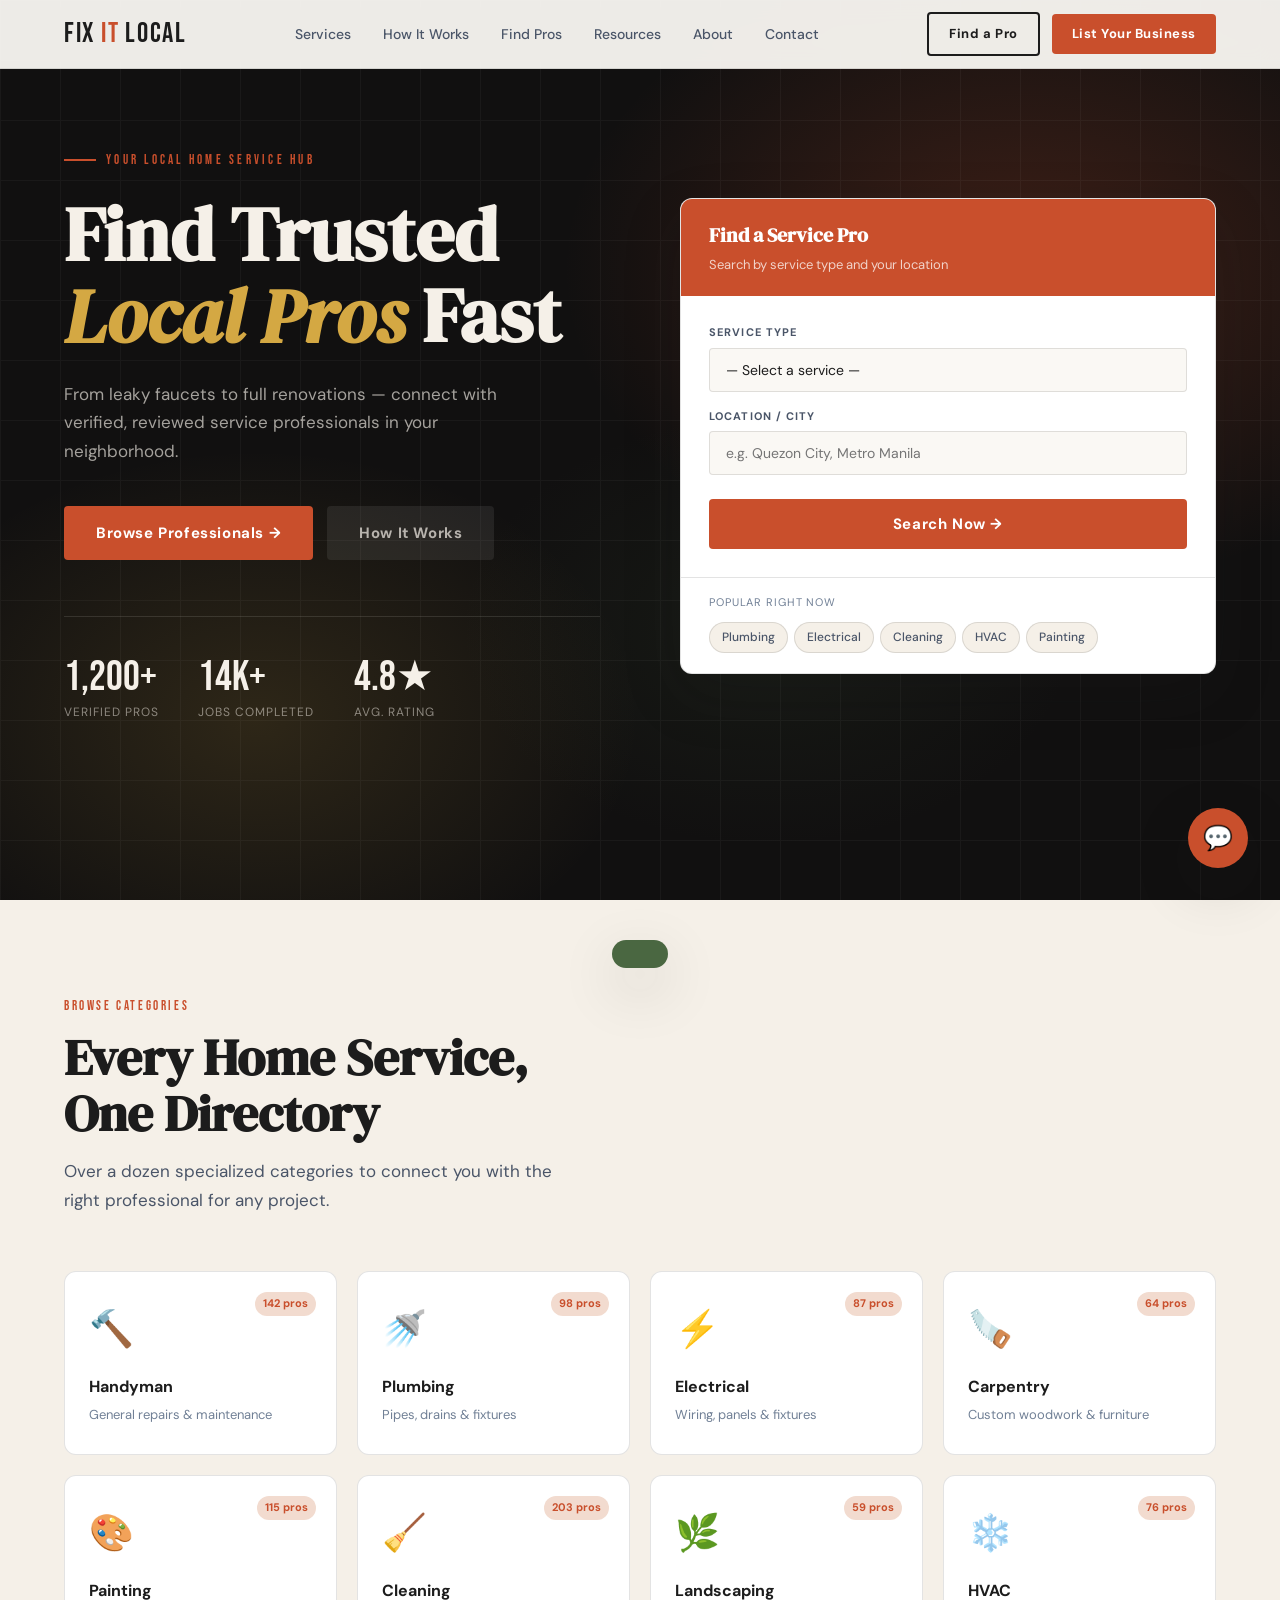
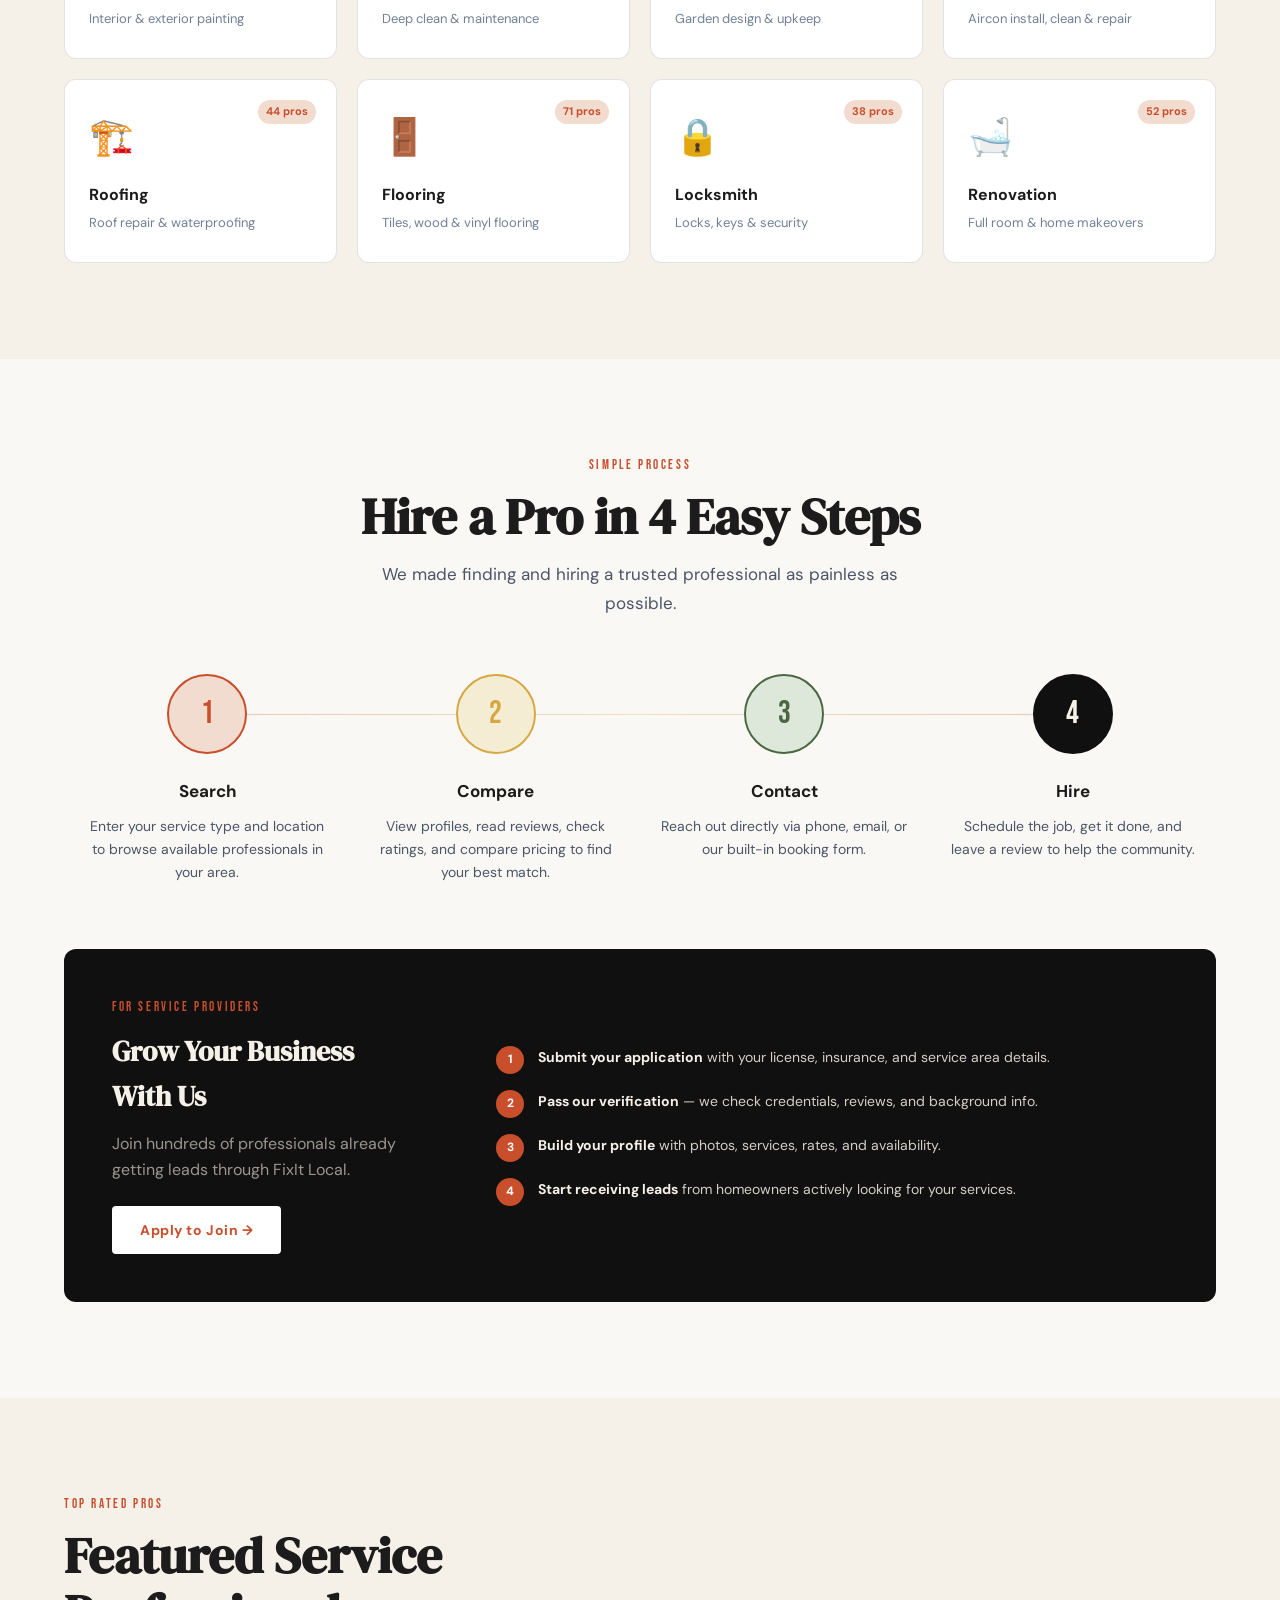
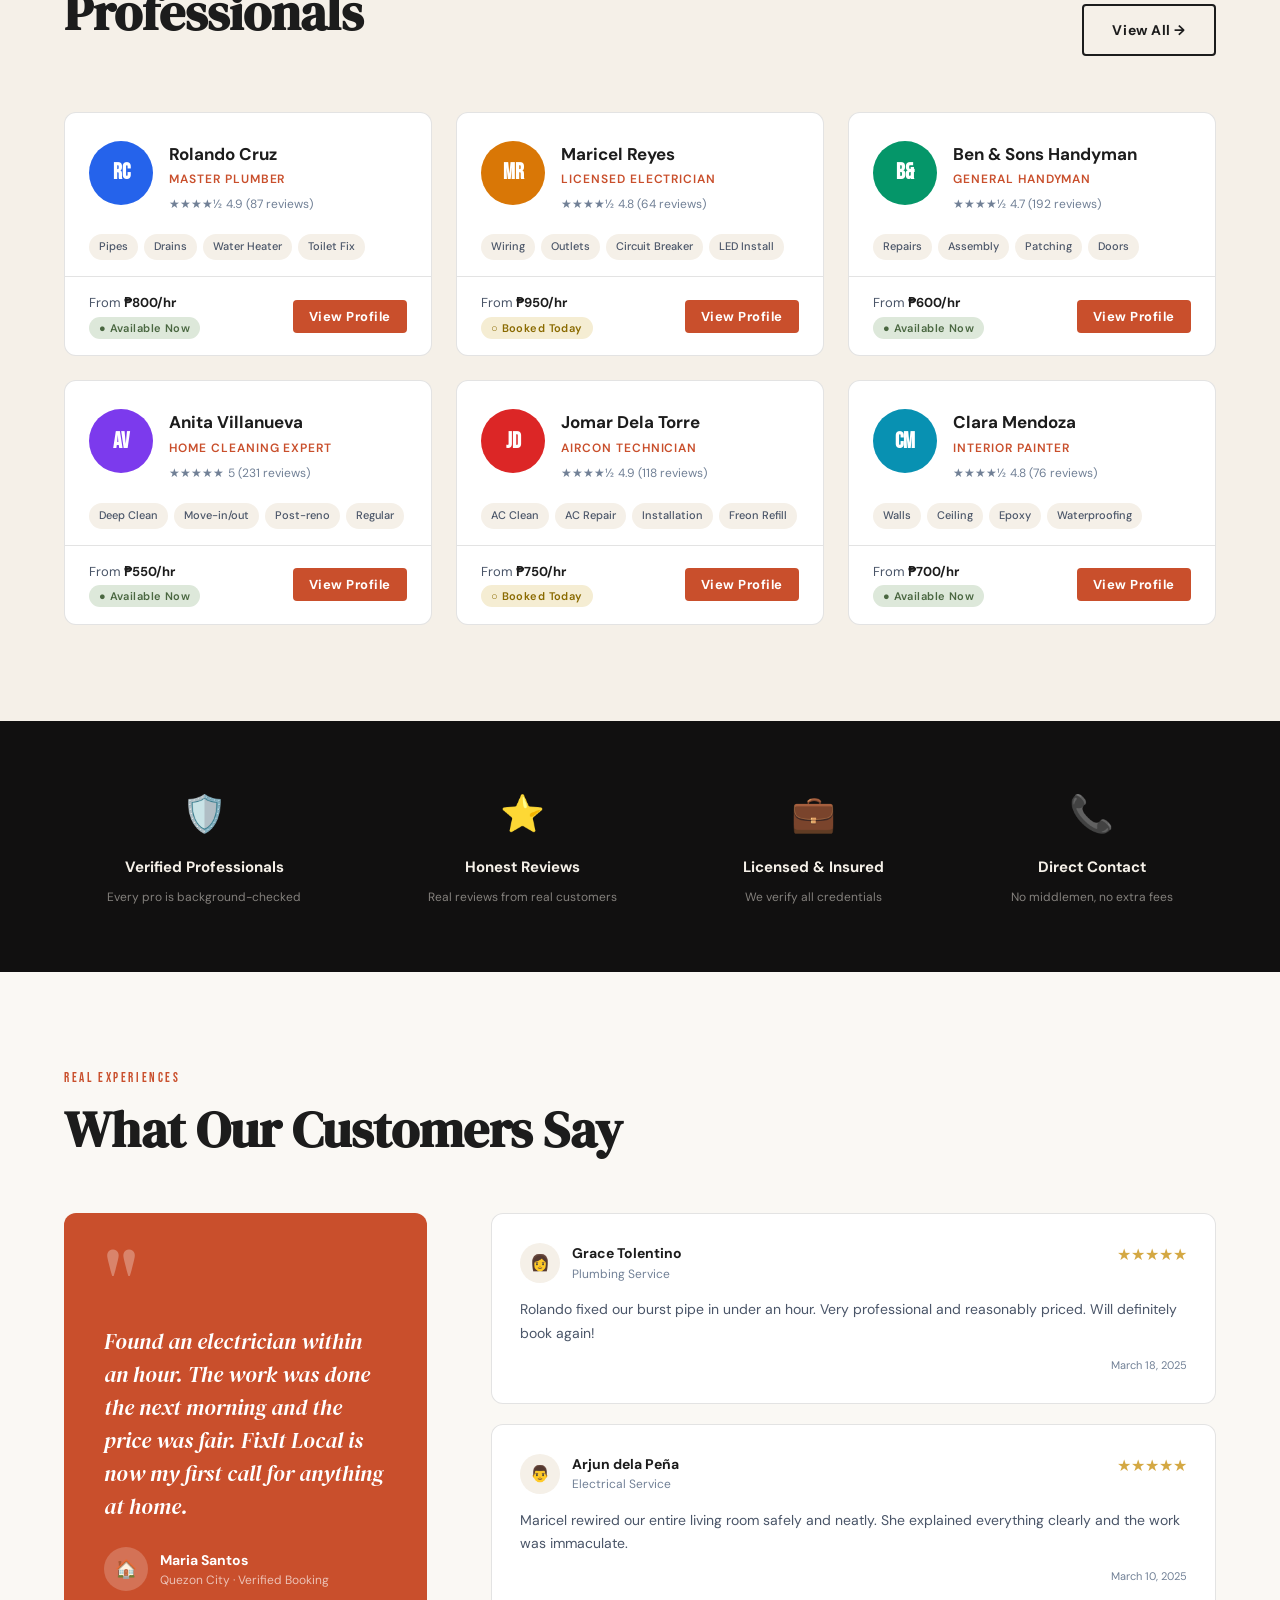
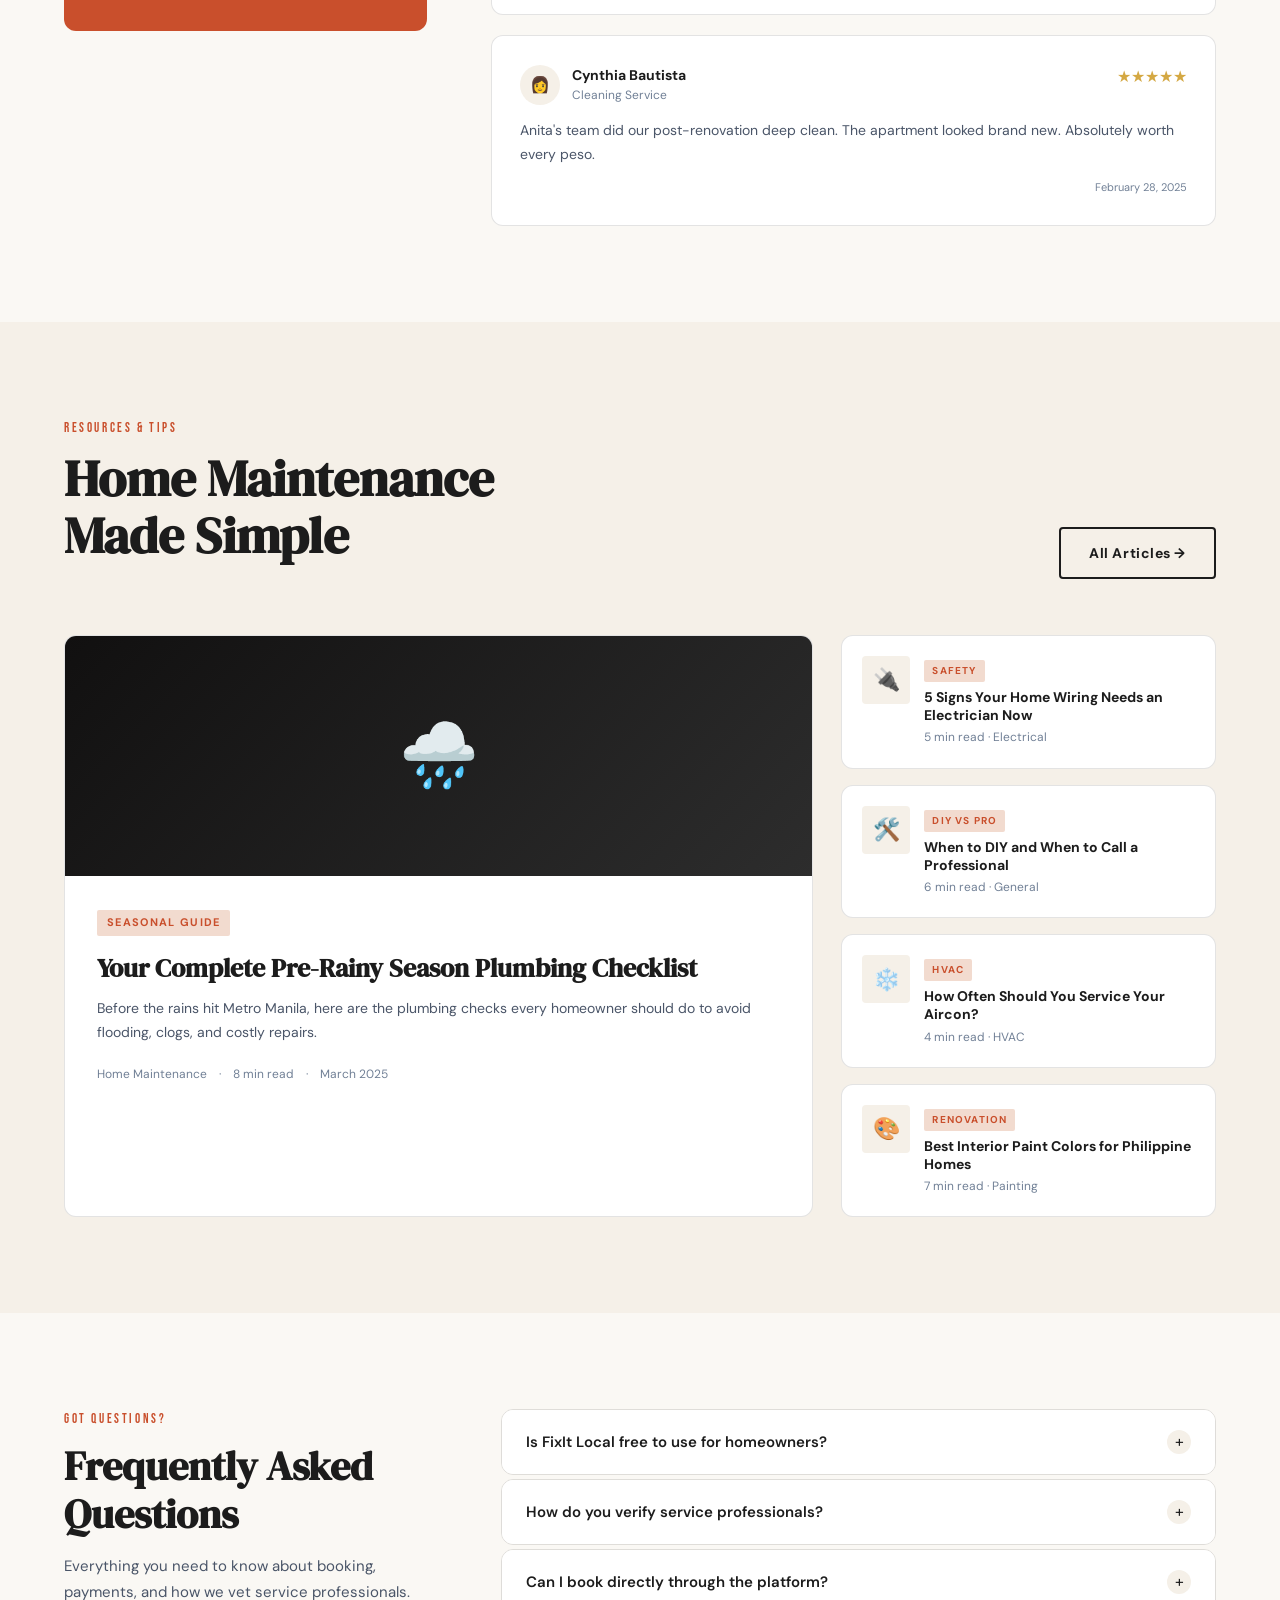
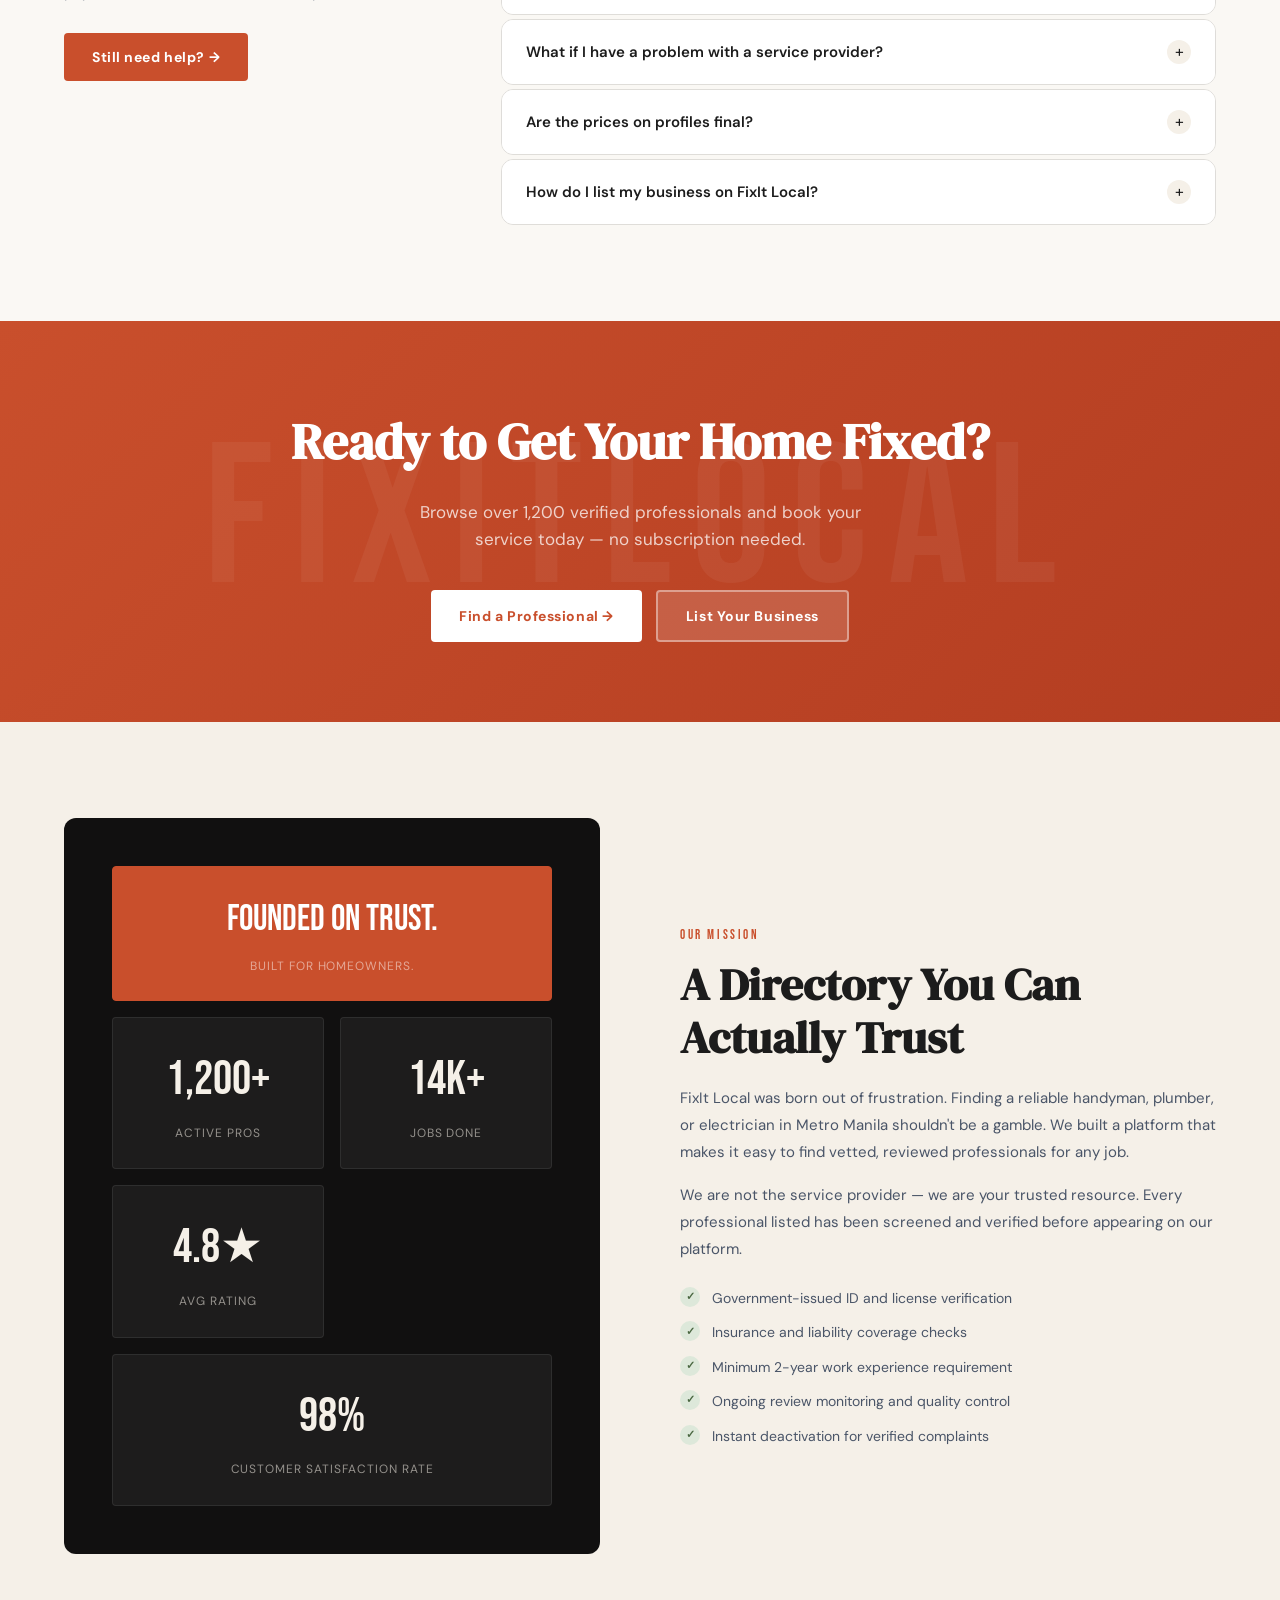
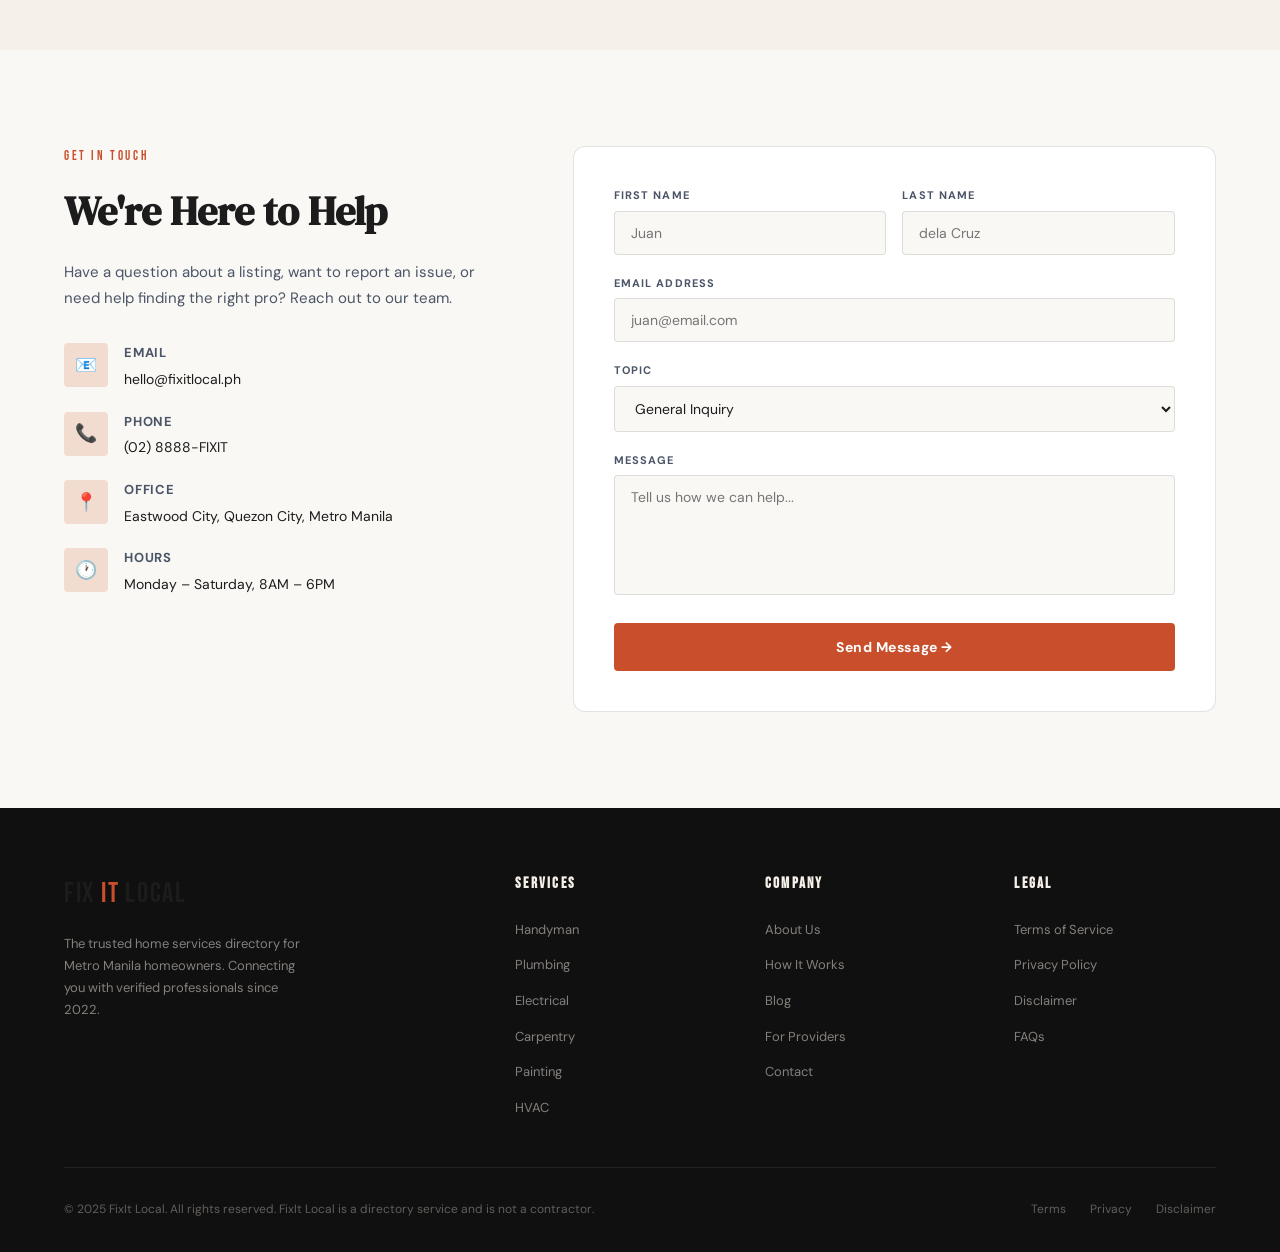
<file: animation/index.html>
<!DOCTYPE html>
<html lang="en">
<head>
<meta charset="UTF-8">
<meta name="viewport" content="width=device-width, initial-scale=1.0">
<title>FixIt Local — Find Trusted Home Service Pros</title>
<link href="https://fonts.googleapis.com/css2?family=Bebas+Neue&family=DM+Sans:ital,wght@0,300;0,400;0,500;0,700;1,300&family=DM+Serif+Display:ital@0;1&display=swap" rel="stylesheet">
<link rel="stylesheet" href="./style.css">
</head>
<body>

<!-- NAV -->
<nav id="navbar">
  <div class="container">
    <div class="nav-inner">
      <a href="#" class="nav-logo">Fix<span>It</span> Local</a>
      <ul class="nav-links">
        <li><a href="#services">Services</a></li>
        <li><a href="#how-it-works">How It Works</a></li>
        <li><a href="#providers">Find Pros</a></li>
        <li><a href="#blog">Resources</a></li>
        <li><a href="#about">About</a></li>
        <li><a href="#contact">Contact</a></li>
      </ul>
      <div class="nav-cta">
        <a href="#providers" class="btn btn-outline" style="padding:10px 20px;font-size:13px;">Find a Pro</a>
        <a href="#join" class="btn btn-primary" style="padding:10px 20px;font-size:13px;">List Your Business</a>
      </div>
      <button class="hamburger" id="hamburgerBtn" aria-label="Menu">
        <span></span><span></span><span></span>
      </button>
    </div>
  </div>
</nav>

<!-- HERO -->
<section id="hero">
  <div class="hero-bg"></div>
  <div class="hero-grid"></div>
  <div class="container">
    <div class="hero-content">
      <div class="hero-text">
        <div class="hero-eyebrow">Your Local Home Service Hub</div>
        <h1 class="hero-title">Find Trusted <em>Local Pros</em> Fast</h1>
        <p class="hero-desc">From leaky faucets to full renovations — connect with verified, reviewed service professionals in your neighborhood.</p>
        <div class="hero-actions">
          <a href="#providers" class="btn btn-primary" style="font-size:15px;padding:15px 32px;">Browse Professionals →</a>
          <a href="#how-it-works" class="btn" style="color:rgba(245,240,232,0.7);background:rgba(255,255,255,0.08);font-size:15px;padding:15px 32px;">How It Works</a>
        </div>
        <div class="hero-stats">
          <div class="hero-stat">
            <span class="hero-stat-num">1,200+</span>
            <div class="hero-stat-label">Verified Pros</div>
          </div>
          <div class="hero-stat">
            <span class="hero-stat-num">14K+</span>
            <div class="hero-stat-label">Jobs Completed</div>
          </div>
          <div class="hero-stat">
            <span class="hero-stat-num">4.8★</span>
            <div class="hero-stat-label">Avg. Rating</div>
          </div>
        </div>
      </div>
      <div class="search-card">
        <div class="search-card-header">
          <h3>Find a Service Pro</h3>
          <p>Search by service type and your location</p>
        </div>
        <div class="search-card-body">
          <div class="search-field">
            <label>Service Type</label>
            <select id="serviceSelect">
              <option value="">— Select a service —</option>
              <option>🔨 Handyman</option>
              <option>🚿 Plumbing</option>
              <option>⚡ Electrical</option>
              <option>🪚 Carpentry</option>
              <option>🎨 Painting</option>
              <option>🧹 Cleaning</option>
              <option>🌿 Landscaping</option>
              <option>❄️ HVAC</option>
              <option>🏗️ Roofing</option>
              <option>🚪 Flooring</option>
            </select>
          </div>
          <div class="search-field">
            <label>Location / City</label>
            <input type="text" id="locationInput" placeholder="e.g. Quezon City, Metro Manila">
          </div>
          <button class="btn btn-primary search-btn" onclick="handleSearch()">Search Now →</button>
        </div>
        <div class="popular-searches">
          <div class="popular-label">Popular right now</div>
          <div class="popular-tags">
            <span class="popular-tag" onclick="quickSearch('Plumbing')">Plumbing</span>
            <span class="popular-tag" onclick="quickSearch('Electrical')">Electrical</span>
            <span class="popular-tag" onclick="quickSearch('Cleaning')">Cleaning</span>
            <span class="popular-tag" onclick="quickSearch('HVAC')">HVAC</span>
            <span class="popular-tag" onclick="quickSearch('Painting')">Painting</span>
          </div>
        </div>
      </div>
    </div>
  </div>
</section>

<!-- SERVICES -->
<section id="services">
  <div class="container">
    <div class="section-header">
      <span class="section-label">Browse Categories</span>
      <h2>Every Home Service,<br>One Directory</h2>
      <p>Over a dozen specialized categories to connect you with the right professional for any project.</p>
    </div>
    <div class="services-grid" id="servicesGrid">
      <!-- filled by JS -->
    </div>
  </div>
</section>

<!-- HOW IT WORKS -->
<section id="how-it-works">
  <div class="container">
    <div class="section-header centered">
      <span class="section-label">Simple Process</span>
      <h2>Hire a Pro in 4 Easy Steps</h2>
      <p>We made finding and hiring a trusted professional as painless as possible.</p>
    </div>
    <div class="steps-grid">
      <div class="step fade-up">
        <div class="step-num">1</div>
        <h3>Search</h3>
        <p>Enter your service type and location to browse available professionals in your area.</p>
      </div>
      <div class="step fade-up">
        <div class="step-num">2</div>
        <h3>Compare</h3>
        <p>View profiles, read reviews, check ratings, and compare pricing to find your best match.</p>
      </div>
      <div class="step fade-up">
        <div class="step-num">3</div>
        <h3>Contact</h3>
        <p>Reach out directly via phone, email, or our built-in booking form.</p>
      </div>
      <div class="step fade-up">
        <div class="step-num">4</div>
        <h3>Hire</h3>
        <p>Schedule the job, get it done, and leave a review to help the community.</p>
      </div>
    </div>
    <div class="provider-steps" id="join">
      <div>
        <span class="section-label" style="color:var(--rust);">For Service Providers</span>
        <h3>Grow Your Business<br>With Us</h3>
        <p>Join hundreds of professionals already getting leads through FixIt Local.</p>
        <a href="#contact" class="btn btn-white">Apply to Join →</a>
      </div>
      <ul class="provider-step-list">
        <li><span class="num">1</span><span><strong style="color:var(--cream)">Submit your application</strong> with your license, insurance, and service area details.</span></li>
        <li><span class="num">2</span><span><strong style="color:var(--cream)">Pass our verification</strong> — we check credentials, reviews, and background info.</span></li>
        <li><span class="num">3</span><span><strong style="color:var(--cream)">Build your profile</strong> with photos, services, rates, and availability.</span></li>
        <li><span class="num">4</span><span><strong style="color:var(--cream)">Start receiving leads</strong> from homeowners actively looking for your services.</span></li>
      </ul>
    </div>
  </div>
</section>

<!-- PROVIDERS -->
<section id="providers">
  <div class="container">
    <div class="section-header" style="display:flex;justify-content:space-between;align-items:flex-end;flex-wrap:wrap;gap:16px;">
      <div>
        <span class="section-label">Top Rated Pros</span>
        <h2>Featured Service<br>Professionals</h2>
      </div>
      <a href="#services" class="btn btn-outline">View All →</a>
    </div>
    <div class="providers-grid" id="providersGrid">
      <!-- filled by JS -->
    </div>
  </div>
</section>

<!-- TRUST -->
<div class="trust-strip">
  <div class="container">
    <div class="trust-inner">
      <div class="trust-item">
        <span class="trust-icon">🛡️</span>
        <span class="trust-label">Verified Professionals</span>
        <span class="trust-desc">Every pro is background-checked</span>
      </div>
      <div class="trust-item">
        <span class="trust-icon">⭐</span>
        <span class="trust-label">Honest Reviews</span>
        <span class="trust-desc">Real reviews from real customers</span>
      </div>
      <div class="trust-item">
        <span class="trust-icon">💼</span>
        <span class="trust-label">Licensed & Insured</span>
        <span class="trust-desc">We verify all credentials</span>
      </div>
      <div class="trust-item">
        <span class="trust-icon">📞</span>
        <span class="trust-label">Direct Contact</span>
        <span class="trust-desc">No middlemen, no extra fees</span>
      </div>
    </div>
  </div>
</div>

<!-- TESTIMONIALS -->
<section id="testimonials">
  <div class="container">
    <div class="section-header">
      <span class="section-label">Real Experiences</span>
      <h2>What Our Customers Say</h2>
    </div>
    <div class="testimonials-layout">
      <div>
        <div class="testimonials-featured">
          <div class="quote-mark">"</div>
          <p class="featured-quote">Found an electrician within an hour. The work was done the next morning and the price was fair. FixIt Local is now my first call for anything at home.</p>
          <div class="featured-author">
            <div class="featured-avatar">🏠</div>
            <div>
              <div class="featured-name">Maria Santos</div>
              <div class="featured-location">Quezon City · Verified Booking</div>
            </div>
          </div>
        </div>
      </div>
      <div class="reviews-list" id="reviewsList">
        <!-- filled by JS -->
      </div>
    </div>
  </div>
</section>

<!-- BLOG -->
<section id="blog">
  <div class="container">
    <div class="section-header" style="display:flex;justify-content:space-between;align-items:flex-end;flex-wrap:wrap;gap:16px;">
      <div>
        <span class="section-label">Resources & Tips</span>
        <h2>Home Maintenance<br>Made Simple</h2>
      </div>
      <a href="#blog" class="btn btn-outline">All Articles →</a>
    </div>
    <div class="blog-grid">
      <a href="#blog" class="blog-featured">
        <div class="blog-featured-img">🌧️</div>
        <div class="blog-featured-body">
          <span class="tag">Seasonal Guide</span>
          <h3>Your Complete Pre-Rainy Season Plumbing Checklist</h3>
          <p>Before the rains hit Metro Manila, here are the plumbing checks every homeowner should do to avoid flooding, clogs, and costly repairs.</p>
          <div class="blog-meta">
            <span>Home Maintenance</span>
            <span>8 min read</span>
            <span>March 2025</span>
          </div>
        </div>
      </a>
      <div class="blog-sidebar">
        <a href="#blog" class="blog-mini">
          <div class="blog-mini-icon">🔌</div>
          <div class="blog-mini-content">
            <span class="tag">Safety</span>
            <h4>5 Signs Your Home Wiring Needs an Electrician Now</h4>
            <p>5 min read · Electrical</p>
          </div>
        </a>
        <a href="#blog" class="blog-mini">
          <div class="blog-mini-icon">🛠️</div>
          <div class="blog-mini-content">
            <span class="tag">DIY vs Pro</span>
            <h4>When to DIY and When to Call a Professional</h4>
            <p>6 min read · General</p>
          </div>
        </a>
        <a href="#blog" class="blog-mini">
          <div class="blog-mini-icon">❄️</div>
          <div class="blog-mini-content">
            <span class="tag">HVAC</span>
            <h4>How Often Should You Service Your Aircon?</h4>
            <p>4 min read · HVAC</p>
          </div>
        </a>
        <a href="#blog" class="blog-mini">
          <div class="blog-mini-icon">🎨</div>
          <div class="blog-mini-content">
            <span class="tag">Renovation</span>
            <h4>Best Interior Paint Colors for Philippine Homes</h4>
            <p>7 min read · Painting</p>
          </div>
        </a>
      </div>
    </div>
  </div>
</section>

<!-- FAQ -->
<section id="faq">
  <div class="container">
    <div class="faq-layout">
      <div class="faq-sidebar">
        <span class="section-label">Got Questions?</span>
        <h2>Frequently Asked Questions</h2>
        <p>Everything you need to know about booking, payments, and how we vet service professionals.</p>
        <a href="#contact" class="btn btn-primary">Still need help? →</a>
      </div>
      <ul class="faq-list" id="faqList">
        <!-- filled by JS -->
      </ul>
    </div>
  </div>
</section>

<!-- CTA -->
<div class="cta-banner">
  <div class="container">
    <div class="cta-content">
      <h2>Ready to Get Your Home Fixed?</h2>
      <p>Browse over 1,200 verified professionals and book your service today — no subscription needed.</p>
      <div class="cta-buttons">
        <a href="#providers" class="btn btn-white">Find a Professional →</a>
        <a href="#join" class="btn" style="background:rgba(255,255,255,0.15);color:white;border:2px solid rgba(255,255,255,0.4);">List Your Business</a>
      </div>
    </div>
  </div>
</div>

<!-- ABOUT -->
<section id="about">
  <div class="container">
    <div class="about-layout">
      <div class="about-visual">
        <div class="about-stat-box">
          <span class="about-stat-num" style="font-size:36px;color:white;">Founded on trust.</span>
          <span class="about-stat-lbl" style="color:rgba(255,255,255,0.5);margin-top:8px;display:block;">Built for homeowners.</span>
        </div>
        <div class="about-stat-box">
          <span class="about-stat-num">1,200+</span>
          <span class="about-stat-lbl">Active Pros</span>
        </div>
        <div class="about-stat-box">
          <span class="about-stat-num">14K+</span>
          <span class="about-stat-lbl">Jobs Done</span>
        </div>
        <div class="about-stat-box">
          <span class="about-stat-num">4.8★</span>
          <span class="about-stat-lbl">Avg Rating</span>
        </div>
        <div class="about-stat-box" style="grid-column:1/-1;">
          <span class="about-stat-num">98%</span>
          <span class="about-stat-lbl">Customer Satisfaction Rate</span>
        </div>
      </div>
      <div class="about-content">
        <span class="section-label">Our Mission</span>
        <h2>A Directory You Can Actually Trust</h2>
        <p>FixIt Local was born out of frustration. Finding a reliable handyman, plumber, or electrician in Metro Manila shouldn't be a gamble. We built a platform that makes it easy to find vetted, reviewed professionals for any job.</p>
        <p>We are not the service provider — we are your trusted resource. Every professional listed has been screened and verified before appearing on our platform.</p>
        <ul class="vetting-list">
          <li>Government-issued ID and license verification</li>
          <li>Insurance and liability coverage checks</li>
          <li>Minimum 2-year work experience requirement</li>
          <li>Ongoing review monitoring and quality control</li>
          <li>Instant deactivation for verified complaints</li>
        </ul>
      </div>
    </div>
  </div>
</section>

<!-- CONTACT -->
<section id="contact">
  <div class="container">
    <div class="contact-layout">
      <div class="contact-info">
        <span class="section-label">Get In Touch</span>
        <h2>We're Here to Help</h2>
        <p>Have a question about a listing, want to report an issue, or need help finding the right pro? Reach out to our team.</p>
        <div class="contact-details">
          <div class="contact-detail">
            <div class="contact-detail-icon">📧</div>
            <div class="contact-detail-text">
              <strong>Email</strong>
              <span>hello@fixitlocal.ph</span>
            </div>
          </div>
          <div class="contact-detail">
            <div class="contact-detail-icon">📞</div>
            <div class="contact-detail-text">
              <strong>Phone</strong>
              <span>(02) 8888-FIXIT</span>
            </div>
          </div>
          <div class="contact-detail">
            <div class="contact-detail-icon">📍</div>
            <div class="contact-detail-text">
              <strong>Office</strong>
              <span>Eastwood City, Quezon City, Metro Manila</span>
            </div>
          </div>
          <div class="contact-detail">
            <div class="contact-detail-icon">🕐</div>
            <div class="contact-detail-text">
              <strong>Hours</strong>
              <span>Monday – Saturday, 8AM – 6PM</span>
            </div>
          </div>
        </div>
      </div>
      <div class="contact-form">
        <div class="form-row">
          <div class="form-group">
            <label>First Name</label>
            <input type="text" placeholder="Juan">
          </div>
          <div class="form-group">
            <label>Last Name</label>
            <input type="text" placeholder="dela Cruz">
          </div>
        </div>
        <div class="form-group">
          <label>Email Address</label>
          <input type="email" placeholder="juan@email.com">
        </div>
        <div class="form-group">
          <label>Topic</label>
          <select>
            <option>General Inquiry</option>
            <option>Report a Problem</option>
            <option>List My Business</option>
            <option>Billing & Payments</option>
            <option>Technical Support</option>
          </select>
        </div>
        <div class="form-group">
          <label>Message</label>
          <textarea placeholder="Tell us how we can help..."></textarea>
        </div>
        <button class="btn btn-primary" style="width:100%;justify-content:center;padding:15px;" onclick="submitForm()">Send Message →</button>
      </div>
    </div>
  </div>
</section>

<!-- FOOTER -->
<footer>
  <div class="container">
    <div class="footer-grid">
      <div class="footer-brand">
        <a href="#" class="nav-logo">Fix<span>It</span> Local</a>
        <p>The trusted home services directory for Metro Manila homeowners. Connecting you with verified professionals since 2022.</p>
      </div>
      <div class="footer-col">
        <h4>Services</h4>
        <ul>
          <li><a href="#services">Handyman</a></li>
          <li><a href="#services">Plumbing</a></li>
          <li><a href="#services">Electrical</a></li>
          <li><a href="#services">Carpentry</a></li>
          <li><a href="#services">Painting</a></li>
          <li><a href="#services">HVAC</a></li>
        </ul>
      </div>
      <div class="footer-col">
        <h4>Company</h4>
        <ul>
          <li><a href="#about">About Us</a></li>
          <li><a href="#how-it-works">How It Works</a></li>
          <li><a href="#blog">Blog</a></li>
          <li><a href="#join">For Providers</a></li>
          <li><a href="#contact">Contact</a></li>
        </ul>
      </div>
      <div class="footer-col">
        <h4>Legal</h4>
        <ul>
          <li><a href="#" onclick="openLegal('terms')">Terms of Service</a></li>
          <li><a href="#" onclick="openLegal('privacy')">Privacy Policy</a></li>
          <li><a href="#" onclick="openLegal('disclaimer')">Disclaimer</a></li>
          <li><a href="#faq">FAQs</a></li>
        </ul>
      </div>
    </div>
    <div class="footer-bottom">
      <p>© 2025 FixIt Local. All rights reserved. FixIt Local is a directory service and is not a contractor.</p>
      <div class="footer-legal">
        <a href="#" onclick="openLegal('terms')">Terms</a>
        <a href="#" onclick="openLegal('privacy')">Privacy</a>
        <a href="#" onclick="openLegal('disclaimer')">Disclaimer</a>
      </div>
    </div>
  </div>
</footer>

<!-- LIVE CHAT -->
<button class="chat-bubble" id="chatBubble" onclick="toggleChat()" title="Live Support">💬</button>
<div class="chat-panel" id="chatPanel">
  <div class="chat-header">
    <div>
      <h4>FixIt Local Support</h4>
      <span>We usually reply in minutes</span>
    </div>
    <button class="chat-close" onclick="toggleChat()">×</button>
  </div>
  <div class="chat-messages" id="chatMessages">
    <div class="chat-msg bot">
      <div class="chat-bubble-msg">👋 Hi there! How can we help you today?</div>
    </div>
    <div class="chat-msg bot">
      <div class="chat-bubble-msg">Looking for a specific service? Try our search bar or ask me anything!</div>
    </div>
  </div>
  <div class="chat-input">
    <input type="text" id="chatInput" placeholder="Type a message..." onkeydown="if(event.key==='Enter')sendChatMsg()">
    <button class="chat-send" onclick="sendChatMsg()">Send</button>
  </div>
</div>

<!-- PROVIDER MODAL -->
<div class="modal-overlay" id="providerModal">
  <div class="modal" id="providerModalContent">
    <!-- filled by JS -->
  </div>
</div>

<!-- LEGAL MODAL -->
<div class="modal-overlay" id="legalModal">
  <div class="modal" id="legalModalContent">
    <!-- filled by JS -->
  </div>
</div>

<!-- TOAST -->
<div class="toast" id="toast"></div>

<script src="./script.js"></script>
</body>
</html>
</file>
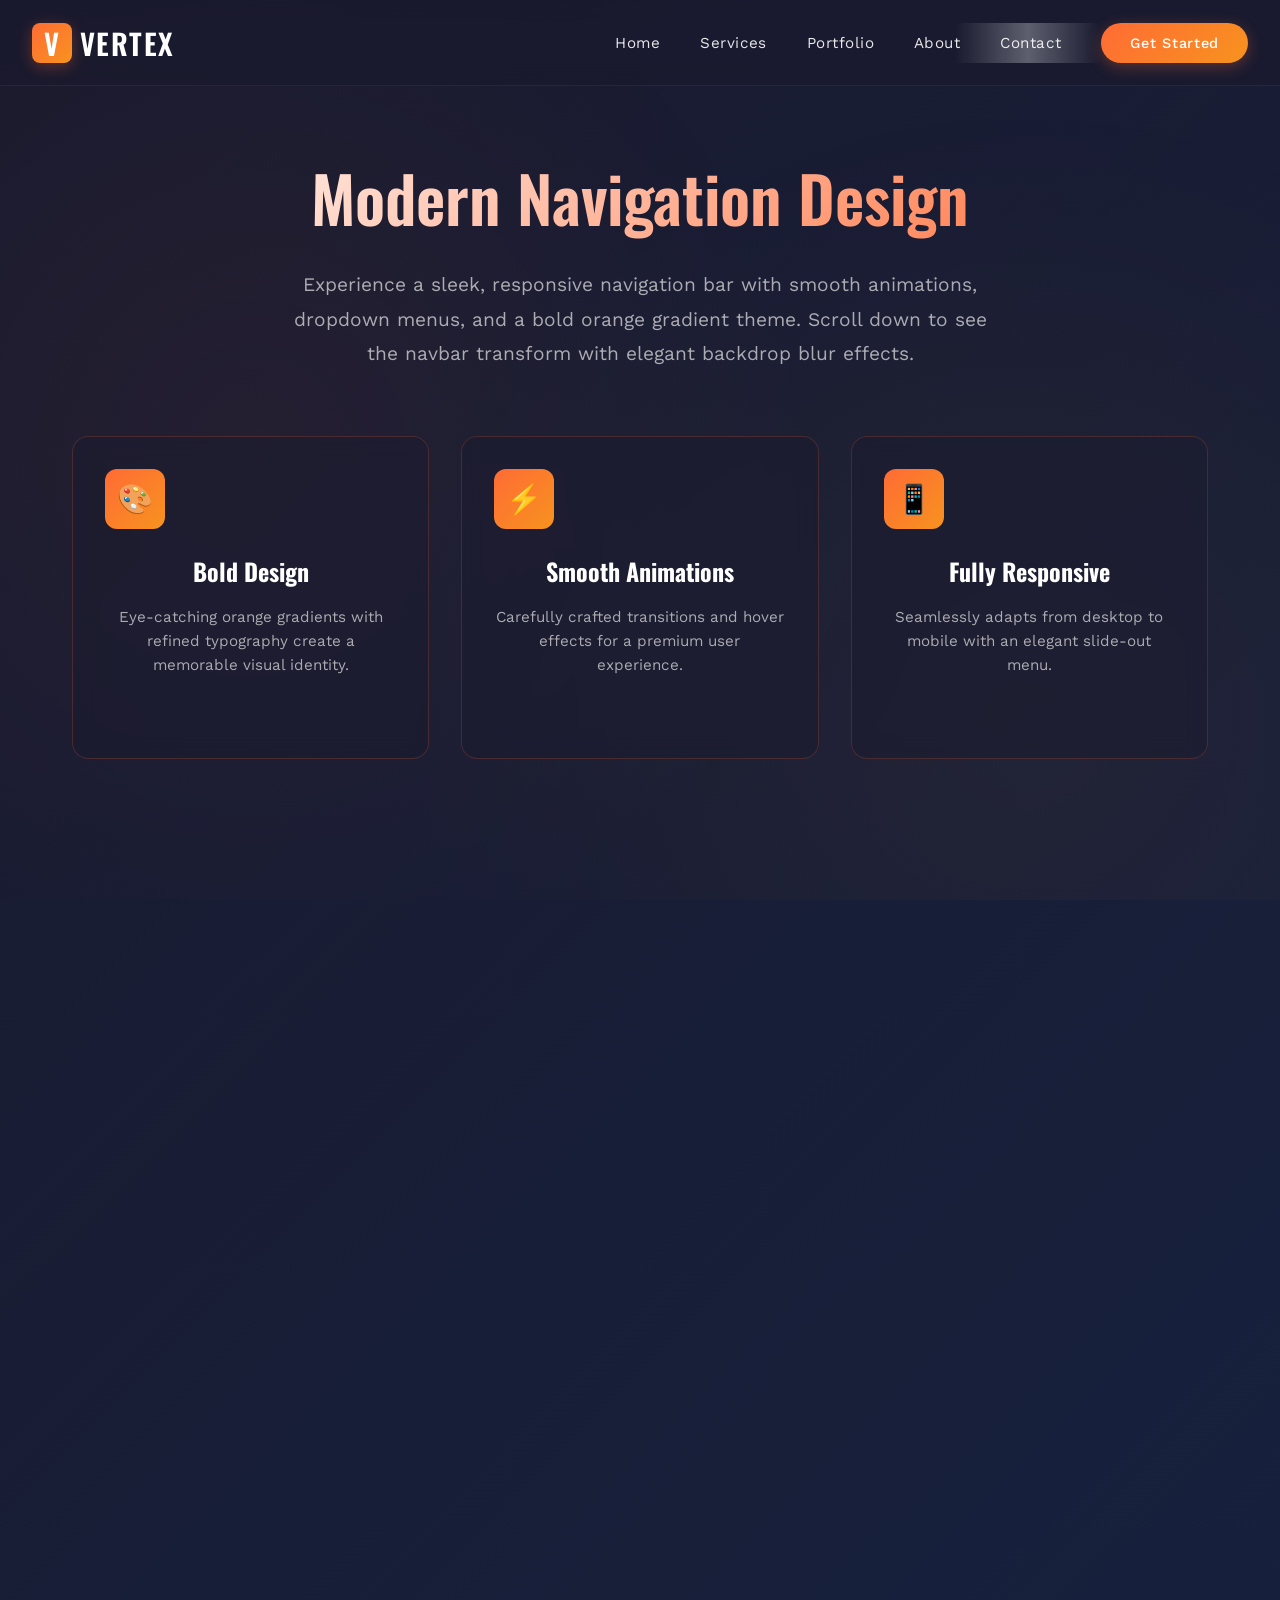
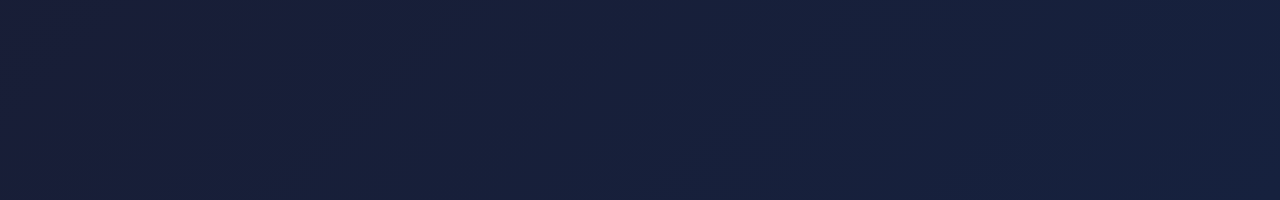
<file: nav01/index.html>
<!DOCTYPE html>
<html lang="en">
<head>
    <meta charset="UTF-8">
    <meta name="viewport" content="width=device-width, initial-scale=1.0">
    <title>Navigation Bar</title>
    <style>
        @import url('https://fonts.googleapis.com/css2?family=Oswald:wght@400;600&family=Work+Sans:wght@300;400;500&display=swap');
        
        * {
            margin: 0;
            padding: 0;
            box-sizing: border-box;
        }
        
        :root {
            --primary: #ff6b35;
            --secondary: #f7931e;
            --dark: #1a1a2e;
            --light: #ffffff;
            --text: #e8e8e8;
            --shadow: rgba(255, 107, 53, 0.3);
        }
        
        body {
            font-family: 'Work Sans', sans-serif;
            background: linear-gradient(135deg, #1a1a2e 0%, #16213e 100%);
            color: var(--text);
            min-height: 200vh;
            overflow-x: hidden;
        }
        
        /* Animated Background */
        body::before {
            content: '';
            position: fixed;
            top: 0;
            left: 0;
            width: 100%;
            height: 100%;
            background: 
                radial-gradient(circle at 20% 50%, rgba(255, 107, 53, 0.05) 0%, transparent 50%),
                radial-gradient(circle at 80% 80%, rgba(247, 147, 30, 0.05) 0%, transparent 50%);
            pointer-events: none;
            z-index: 0;
        }
        
        /* Navigation */
        .navbar {
            position: fixed;
            top: 0;
            left: 0;
            right: 0;
            z-index: 1000;
            background: rgba(26, 26, 46, 0.7);
            backdrop-filter: blur(10px);
            border-bottom: 1px solid rgba(255, 107, 53, 0.1);
            transition: all 0.4s cubic-bezier(0.4, 0, 0.2, 1);
        }
        
        .navbar.scrolled {
            background: rgba(26, 26, 46, 0.95);
            backdrop-filter: blur(20px);
            box-shadow: 0 8px 32px rgba(0, 0, 0, 0.3);
        }
        
        .nav-container {
            max-width: 1400px;
            margin: 0 auto;
            padding: 0 2rem;
            display: flex;
            align-items: center;
            justify-content: space-between;
            height: 85px;
        }
        
        /* Logo */
        .nav-logo {
            display: flex;
            align-items: center;
            gap: 0.5rem;
            font-family: 'Oswald', sans-serif;
            font-size: 1.8rem;
            font-weight: 600;
            letter-spacing: 0.05em;
            color: var(--light);
            text-decoration: none;
            position: relative;
            z-index: 2;
            transition: transform 0.3s ease;
        }
        
        .nav-logo:hover {
            transform: translateY(-2px);
        }
        
        .logo-icon {
            width: 40px;
            height: 40px;
            background: linear-gradient(135deg, var(--primary), var(--secondary));
            border-radius: 8px;
            display: flex;
            align-items: center;
            justify-content: center;
            font-weight: 600;
            color: var(--light);
            box-shadow: 0 4px 15px var(--shadow);
            animation: logoFloat 3s ease-in-out infinite;
        }
        
        @keyframes logoFloat {
            0%, 100% { transform: translateY(0px) rotate(0deg); }
            50% { transform: translateY(-5px) rotate(5deg); }
        }
        
        /* Navigation Links */
        .nav-menu {
            display: flex;
            list-style: none;
            gap: 2.5rem;
            align-items: center;
        }
        
        .nav-link {
            position: relative;
            font-size: 0.95rem;
            font-weight: 400;
            letter-spacing: 0.03em;
            color: var(--text);
            text-decoration: none;
            padding: 0.5rem 0;
            transition: color 0.3s ease;
            overflow: hidden;
        }
        
        .nav-link::before {
            content: '';
            position: absolute;
            bottom: 0;
            left: 50%;
            width: 0;
            height: 2px;
            background: linear-gradient(90deg, var(--primary), var(--secondary));
            transform: translateX(-50%);
            transition: width 0.4s cubic-bezier(0.4, 0, 0.2, 1);
        }
        
        .nav-link:hover {
            color: var(--light);
        }
        
        .nav-link:hover::before {
            width: 100%;
        }
        
        /* Dropdown */
        .nav-item {
            position: relative;
        }
        
        .dropdown {
            position: absolute;
            top: 100%;
            left: 50%;
            transform: translateX(-50%);
            margin-top: 1.5rem;
            background: rgba(26, 26, 46, 0.98);
            backdrop-filter: blur(20px);
            border: 1px solid rgba(255, 107, 53, 0.2);
            border-radius: 12px;
            padding: 1rem 0;
            min-width: 200px;
            opacity: 0;
            visibility: hidden;
            transition: all 0.3s ease;
            box-shadow: 0 10px 40px rgba(0, 0, 0, 0.4);
        }
        
        .nav-item:hover .dropdown {
            opacity: 1;
            visibility: visible;
            margin-top: 1rem;
        }
        
        .dropdown-link {
            display: block;
            padding: 0.75rem 1.5rem;
            color: var(--text);
            text-decoration: none;
            font-size: 0.9rem;
            transition: all 0.3s ease;
        }
        
        .dropdown-link:hover {
            background: rgba(255, 107, 53, 0.1);
            color: var(--primary);
            padding-left: 2rem;
        }
        
        /* CTA Button */
        .nav-cta {
            padding: 0.75rem 1.8rem;
            background: linear-gradient(135deg, var(--primary), var(--secondary));
            color: var(--light);
            font-weight: 500;
            font-size: 0.9rem;
            letter-spacing: 0.05em;
            text-decoration: none;
            border: none;
            border-radius: 50px;
            cursor: pointer;
            position: relative;
            overflow: hidden;
            transition: all 0.3s ease;
            box-shadow: 0 4px 15px var(--shadow);
        }
        
        .nav-cta::before {
            content: '';
            position: absolute;
            top: 0;
            left: -100%;
            width: 100%;
            height: 100%;
            background: linear-gradient(90deg, transparent, rgba(255, 255, 255, 0.3), transparent);
            transition: left 0.6s ease;
        }
        
        .nav-cta:hover::before {
            left: 100%;
        }
        
        .nav-cta:hover {
            transform: translateY(-3px);
            box-shadow: 0 6px 25px var(--shadow);
        }
        
        /* Mobile Toggle */
        .nav-toggle {
            display: none;
            flex-direction: column;
            gap: 6px;
            background: none;
            border: none;
            cursor: pointer;
            padding: 0.5rem;
            z-index: 2;
        }
        
        .nav-toggle span {
            width: 28px;
            height: 3px;
            background: var(--primary);
            border-radius: 3px;
            transition: all 0.3s ease;
        }
        
        .nav-toggle.active span:nth-child(1) {
            transform: rotate(45deg) translate(8px, 8px);
        }
        
        .nav-toggle.active span:nth-child(2) {
            opacity: 0;
        }
        
        .nav-toggle.active span:nth-child(3) {
            transform: rotate(-45deg) translate(8px, -8px);
        }
        
        /* Demo Content */
        .demo-section {
            max-width: 1200px;
            margin: 0 auto;
            padding: 150px 2rem 4rem;
            text-align: center;
            position: relative;
            z-index: 1;
        }
        
        .demo-section h1 {
            font-family: 'Oswald', sans-serif;
            font-size: 4rem;
            font-weight: 600;
            margin-bottom: 1.5rem;
            background: linear-gradient(135deg, var(--light), var(--primary));
            -webkit-background-clip: text;
            -webkit-text-fill-color: transparent;
            background-clip: text;
            animation: fadeInUp 1s ease;
        }
        
        .demo-section p {
            font-size: 1.2rem;
            color: rgba(232, 232, 232, 0.7);
            max-width: 700px;
            margin: 0 auto 3rem;
            line-height: 1.8;
            animation: fadeInUp 1s ease 0.2s both;
        }
        
        @keyframes fadeInUp {
            from {
                opacity: 0;
                transform: translateY(30px);
            }
            to {
                opacity: 1;
                transform: translateY(0);
            }
        }
        
        .feature-grid {
            display: grid;
            grid-template-columns: repeat(auto-fit, minmax(280px, 1fr));
            gap: 2rem;
            margin-top: 4rem;
        }
        
        .feature-card {
            background: rgba(26, 26, 46, 0.5);
            backdrop-filter: blur(10px);
            border: 1px solid rgba(255, 107, 53, 0.2);
            border-radius: 16px;
            padding: 2rem;
            transition: all 0.3s ease;
        }
        
        .feature-card:hover {
            transform: translateY(-10px);
            border-color: var(--primary);
            box-shadow: 0 10px 40px var(--shadow);
        }
        
        .feature-icon {
            width: 60px;
            height: 60px;
            background: linear-gradient(135deg, var(--primary), var(--secondary));
            border-radius: 12px;
            display: flex;
            align-items: center;
            justify-content: center;
            font-size: 1.8rem;
            margin-bottom: 1.5rem;
        }
        
        .feature-card h3 {
            font-family: 'Oswald', sans-serif;
            font-size: 1.5rem;
            margin-bottom: 1rem;
            color: var(--light);
        }
        
        .feature-card p {
            font-size: 0.95rem;
            color: rgba(232, 232, 232, 0.7);
            line-height: 1.6;
        }
        
        /* Responsive Design */
        @media (max-width: 768px) {
            .nav-toggle {
                display: flex;
            }
            
            .nav-menu {
                position: fixed;
                top: 0;
                right: -100%;
                width: 80%;
                max-width: 400px;
                height: 100vh;
                background: rgba(26, 26, 46, 0.98);
                backdrop-filter: blur(20px);
                flex-direction: column;
                justify-content: center;
                gap: 2rem;
                padding: 2rem;
                border-left: 1px solid rgba(255, 107, 53, 0.2);
                transition: right 0.4s cubic-bezier(0.4, 0, 0.2, 1);
            }
            
            .nav-menu.active {
                right: 0;
            }
            
            .nav-link {
                font-size: 1.5rem;
            }
            
            .dropdown {
                position: static;
                transform: none;
                margin-top: 0.5rem;
                opacity: 1;
                visibility: visible;
                background: rgba(255, 107, 53, 0.1);
            }
            
            .demo-section h1 {
                font-size: 2.5rem;
            }
            
            .feature-grid {
                grid-template-columns: 1fr;
            }
        }
    </style>
</head>
<body>
    <!-- Navigation Bar -->
    <nav class="navbar" id="navbar">
        <div class="nav-container">
            <a href="#" class="nav-logo">
                <div class="logo-icon">V</div>
                <span>VERTEX</span>
            </a>
            
            <ul class="nav-menu" id="navMenu">
                <li class="nav-item">
                    <a href="#" class="nav-link">Home</a>
                </li>
                <li class="nav-item">
                    <a href="#" class="nav-link">Services</a>
                    <div class="dropdown">
                        <a href="#" class="dropdown-link">Web Design</a>
                        <a href="#" class="dropdown-link">Development</a>
                        <a href="#" class="dropdown-link">Marketing</a>
                        <a href="#" class="dropdown-link">Consulting</a>
                    </div>
                </li>
                <li class="nav-item">
                    <a href="#" class="nav-link">Portfolio</a>
                </li>
                <li class="nav-item">
                    <a href="#" class="nav-link">About</a>
                </li>
                <li class="nav-item">
                    <a href="#" class="nav-link">Contact</a>
                </li>
                <li class="nav-item">
                    <a href="#" class="nav-cta">Get Started</a>
                </li>
            </ul>
            
            <button class="nav-toggle" id="navToggle">
                <span></span>
                <span></span>
                <span></span>
            </button>
        </div>
    </nav>

    <!-- Demo Content -->
    <section class="demo-section">
        <h1>Modern Navigation Design</h1>
        <p>
            Experience a sleek, responsive navigation bar with smooth animations, 
            dropdown menus, and a bold orange gradient theme. Scroll down to see 
            the navbar transform with elegant backdrop blur effects.
        </p>
        
        <div class="feature-grid">
            <div class="feature-card">
                <div class="feature-icon">🎨</div>
                <h3>Bold Design</h3>
                <p>Eye-catching orange gradients with refined typography create a memorable visual identity.</p>
            </div>
            <div class="feature-card">
                <div class="feature-icon">⚡</div>
                <h3>Smooth Animations</h3>
                <p>Carefully crafted transitions and hover effects for a premium user experience.</p>
            </div>
            <div class="feature-card">
                <div class="feature-icon">📱</div>
                <h3>Fully Responsive</h3>
                <p>Seamlessly adapts from desktop to mobile with an elegant slide-out menu.</p>
            </div>
        </div>
    </section>

    <!-- JavaScript -->
    <script>
        // Navbar scroll effect
        const navbar = document.getElementById('navbar');
        let lastScroll = 0;
        
        window.addEventListener('scroll', () => {
            const currentScroll = window.pageYOffset;
            
            if (currentScroll > 50) {
                navbar.classList.add('scrolled');
            } else {
                navbar.classList.remove('scrolled');
            }
            
            lastScroll = currentScroll;
        });
        
        // Mobile menu toggle
        const navToggle = document.getElementById('navToggle');
        const navMenu = document.getElementById('navMenu');
        
        navToggle.addEventListener('click', () => {
            navToggle.classList.toggle('active');
            navMenu.classList.toggle('active');
        });
        
        // Close mobile menu when clicking a link
        const navLinks = document.querySelectorAll('.nav-link');
        navLinks.forEach(link => {
            link.addEventListener('click', () => {
                navToggle.classList.remove('active');
                navMenu.classList.remove('active');
            });
        });
        
        // Close mobile menu when clicking outside
        document.addEventListener('click', (e) => {
            if (!navToggle.contains(e.target) && !navMenu.contains(e.target)) {
                navToggle.classList.remove('active');
                navMenu.classList.remove('active');
            }
        });
        
        // Smooth scroll for anchor links
        document.querySelectorAll('a[href^="#"]').forEach(anchor => {
            anchor.addEventListener('click', function (e) {
                e.preventDefault();
                const target = document.querySelector(this.getAttribute('href'));
                if (target) {
                    target.scrollIntoView({
                        behavior: 'smooth',
                        block: 'start'
                    });
                }
            });
        });
    </script>
</body>
</html>
</file>
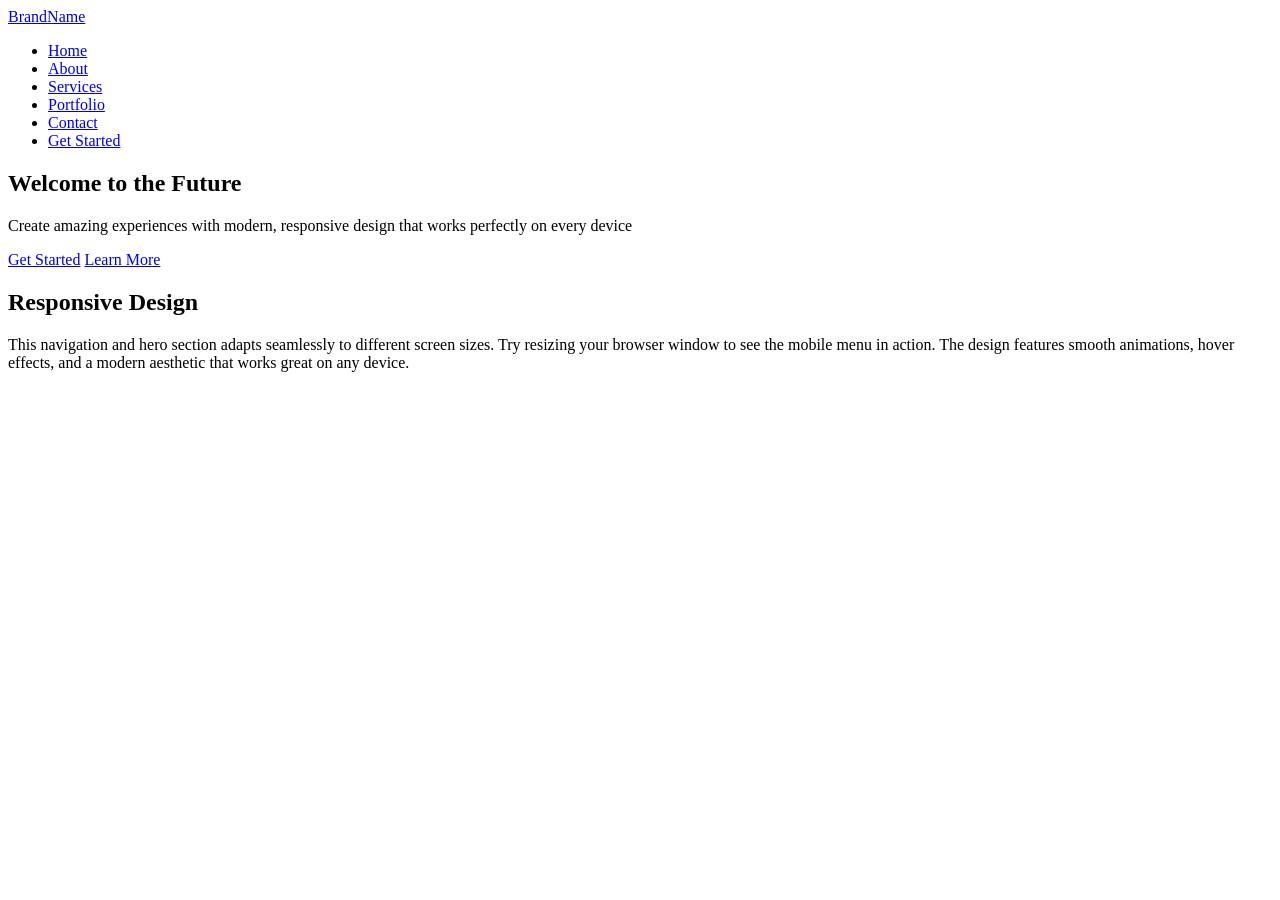
<file: nav02/index.html>
<!DOCTYPE html>
<html lang="en">
<head>
    <meta charset="UTF-8">
    <meta name="viewport" content="width=device-width, initial-scale=1.0">
    <title>Responsive Navigation & Hero</title>
</head>
<body>
    <!-- Navigation -->
    <nav class="navbar">
        <div class="nav-container">
            <a href="#" class="logo">BrandName</a>
            
            <ul class="nav-menu">
                <li><a href="#home" class="nav-link">Home</a></li>
                <li><a href="#about" class="nav-link">About</a></li>
                <li><a href="#services" class="nav-link">Services</a></li>
                <li><a href="#portfolio" class="nav-link">Portfolio</a></li>
                <li><a href="#contact" class="nav-link">Contact</a></li>
                <li><a href="#" class="cta-button">Get Started</a></li>
            </ul>

            <div class="hamburger">
                <span></span>
                <span></span>
                <span></span>
            </div>
        </div>
    </nav>

    <!-- Hero Section -->
    <section class="hero" id="home">
        <div class="hero-content">
            <h1>Welcome to the Future</h1>
            <p>Create amazing experiences with modern, responsive design that works perfectly on every device</p>
            <div class="hero-buttons">
                <a href="#" class="btn-primary">Get Started</a>
                <a href="#" class="btn-secondary">Learn More</a>
            </div>
        </div>
    </section>

    <!-- Additional Content Section -->
    <section class="content">
        <h2>Responsive Design</h2>
        <p>This navigation and hero section adapts seamlessly to different screen sizes. Try resizing your browser window to see the mobile menu in action. The design features smooth animations, hover effects, and a modern aesthetic that works great on any device.</p>
    </section>
 </body>
</html>
</file>
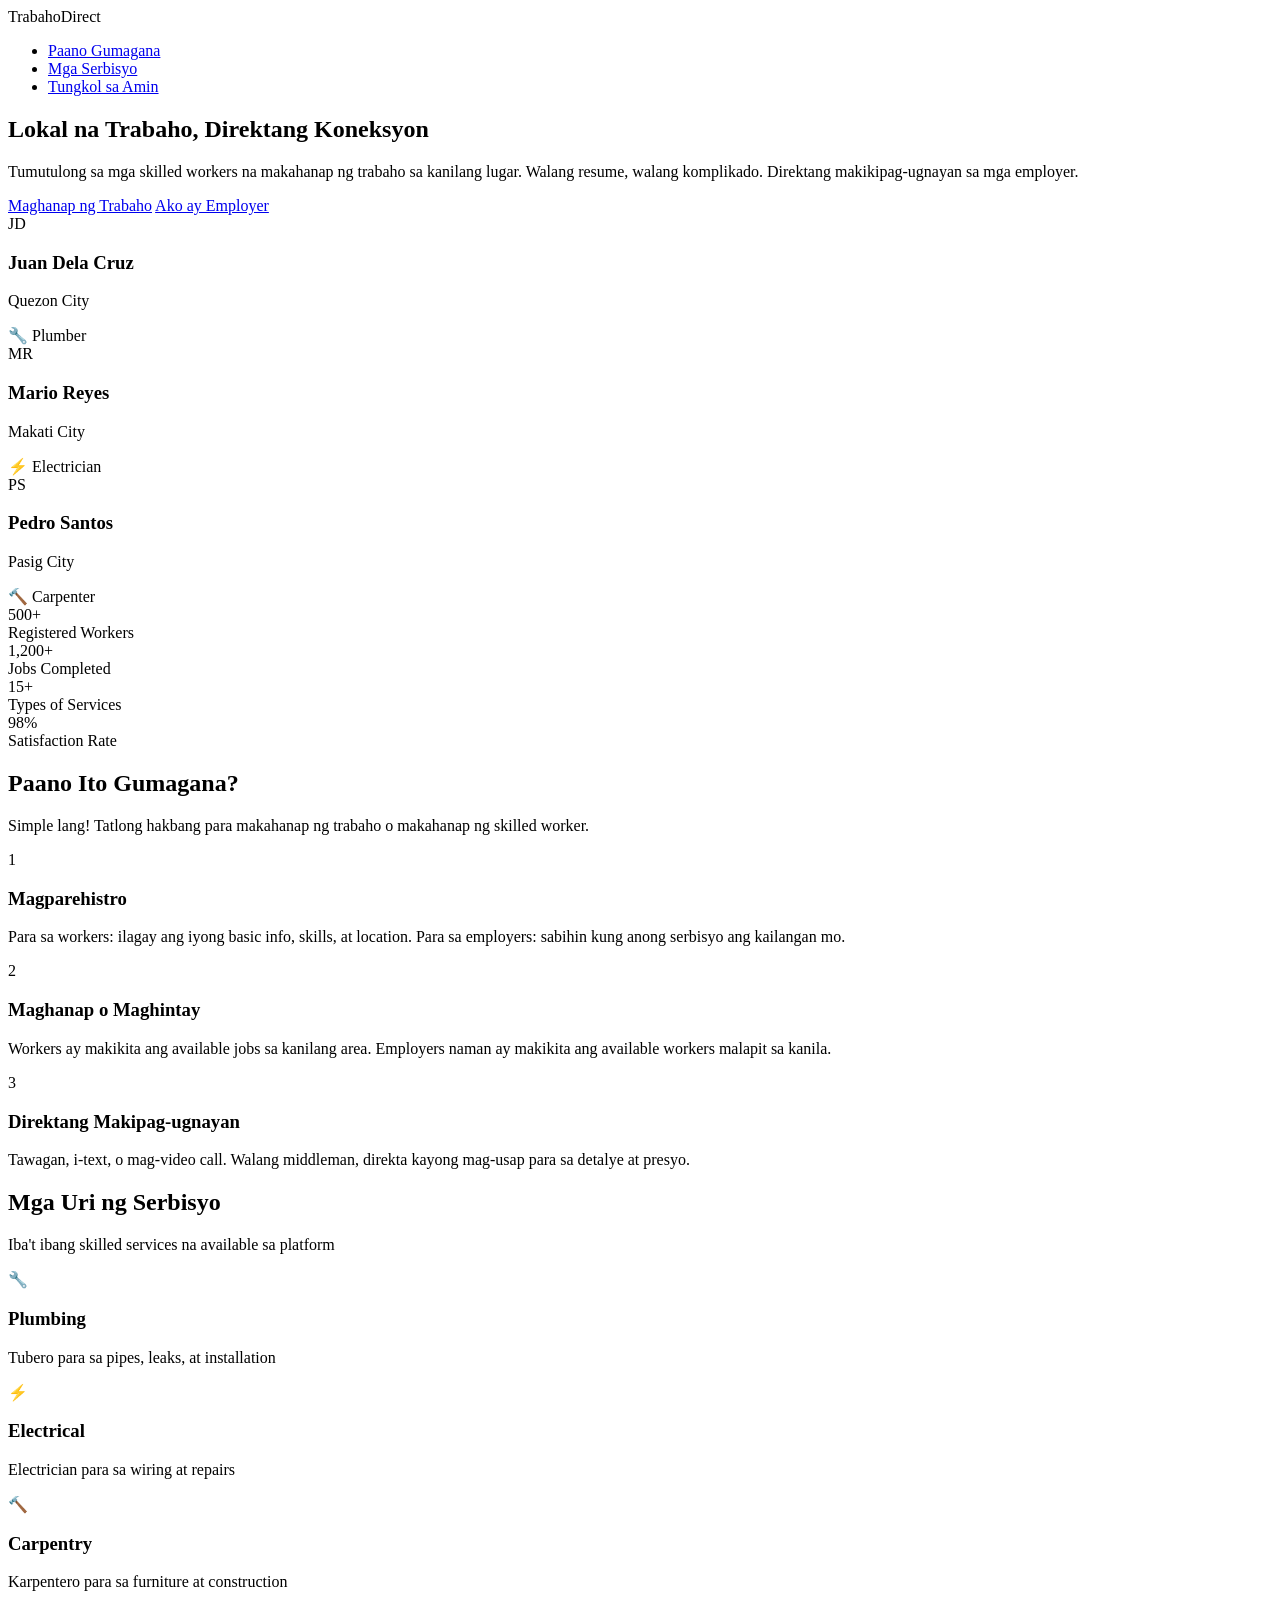
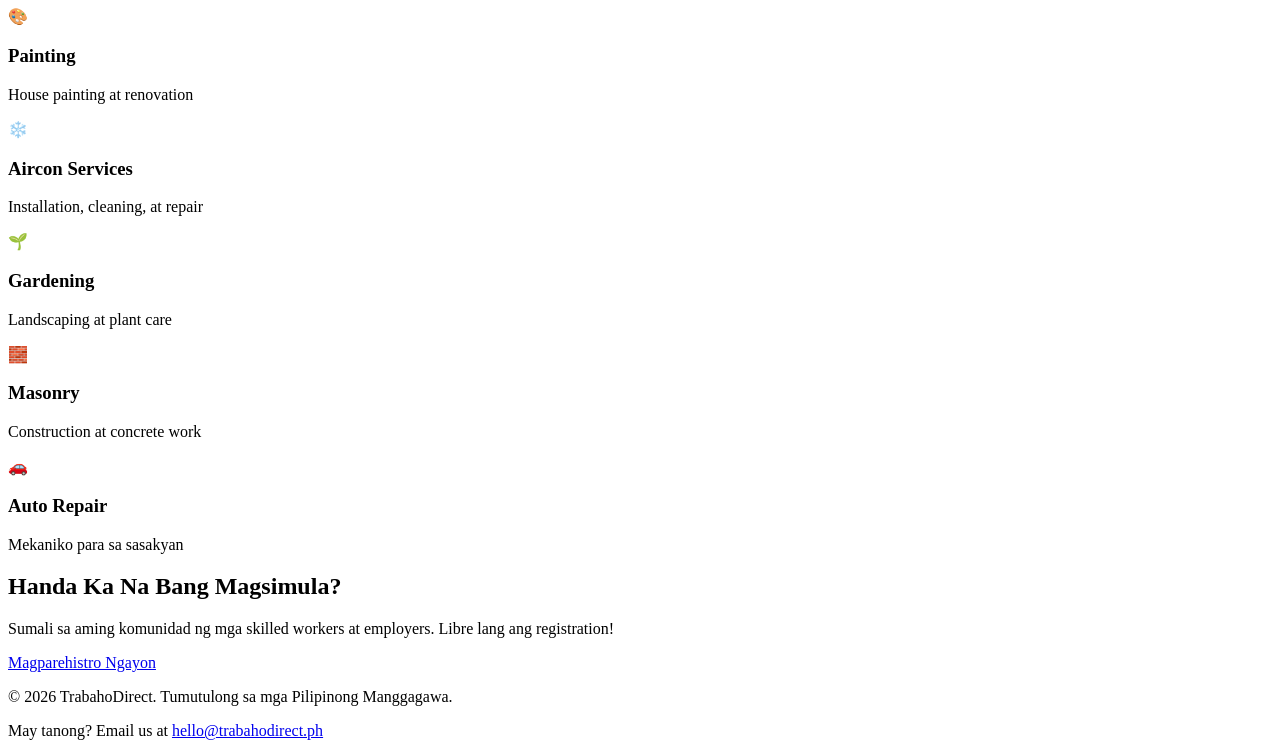
<file: sidelineko.html>
<!DOCTYPE html>
<html lang="tl">
<head>
    <meta charset="UTF-8">
    <meta name="viewport" content="width=device-width, initial-scale=1.0">
    <title>TrabahoDirect - Lokal na Trabaho, Direktang Koneksyon</title>
    <link rel="preconnect" href="https://fonts.googleapis.com">
    <link rel="preconnect" href="https://fonts.gstatic.com" crossorigin>
    <link href="https://fonts.googleapis.com/css2?family=Darker+Grotesque:wght@400;600;700;800&family=Manrope:wght@400;500;600;700&display=swap" rel="stylesheet"
</head>
<body>
    <!-- Navigation -->
    <nav>
        <div class="logo">Trabaho<span>Direct</span></div>
        <ul class="nav-links">
            <li><a href="#paano">Paano Gumagana</a></li>
            <li><a href="#serbisyo">Mga Serbisyo</a></li>
            <li><a href="#tungkol">Tungkol sa Amin</a></li>
        </ul>
    </nav>

    <!-- Hero Section -->
    <section class="hero">
        <div class="hero-content">
            <div class="hero-text">
                <h1>
                    Lokal na Trabaho,
                    <span>Direktang Koneksyon</span>
                </h1>
                <p>
                    Tumutulong sa mga skilled workers na makahanap ng trabaho sa kanilang lugar. 
                    Walang resume, walang komplikado. Direktang makikipag-ugnayan sa mga employer.
                </p>
                <div class="cta-buttons">
                    <a href="#" class="btn btn-primary">Maghanap ng Trabaho</a>
                    <a href="#" class="btn btn-secondary">Ako ay Employer</a>
                </div>
            </div>
            <div class="hero-visual">
                <div class="worker-cards">
                    <div class="worker-card">
                        <div class="worker-card-header">
                            <div class="worker-avatar">JD</div>
                            <div class="worker-info">
                                <h3>Juan Dela Cruz</h3>
                                <p>Quezon City</p>
                            </div>
                        </div>
                        <span class="worker-badge">🔧 Plumber</span>
                    </div>
                    <div class="worker-card">
                        <div class="worker-card-header">
                            <div class="worker-avatar">MR</div>
                            <div class="worker-info">
                                <h3>Mario Reyes</h3>
                                <p>Makati City</p>
                            </div>
                        </div>
                        <span class="worker-badge">⚡ Electrician</span>
                    </div>
                    <div class="worker-card">
                        <div class="worker-card-header">
                            <div class="worker-avatar">PS</div>
                            <div class="worker-info">
                                <h3>Pedro Santos</h3>
                                <p>Pasig City</p>
                            </div>
                        </div>
                        <span class="worker-badge">🔨 Carpenter</span>
                    </div>
                </div>
            </div>
        </div>
    </section>

    <!-- Stats Section -->
    <section class="stats">
        <div class="stats-container">
            <div class="stat-item">
                <div class="stat-number">500+</div>
                <div class="stat-label">Registered Workers</div>
            </div>
            <div class="stat-item">
                <div class="stat-number">1,200+</div>
                <div class="stat-label">Jobs Completed</div>
            </div>
            <div class="stat-item">
                <div class="stat-number">15+</div>
                <div class="stat-label">Types of Services</div>
            </div>
            <div class="stat-item">
                <div class="stat-number">98%</div>
                <div class="stat-label">Satisfaction Rate</div>
            </div>
        </div>
    </section>

    <!-- How It Works -->
    <section class="how-it-works" id="paano">
        <div class="section-header">
            <h2>Paano Ito Gumagana?</h2>
            <p>Simple lang! Tatlong hakbang para makahanap ng trabaho o makahanap ng skilled worker.</p>
        </div>
        <div class="steps">
            <div class="step">
                <div class="step-number">1</div>
                <h3>Magparehistro</h3>
                <p>Para sa workers: ilagay ang iyong basic info, skills, at location. Para sa employers: sabihin kung anong serbisyo ang kailangan mo.</p>
            </div>
            <div class="step">
                <div class="step-number">2</div>
                <h3>Maghanap o Maghintay</h3>
                <p>Workers ay makikita ang available jobs sa kanilang area. Employers naman ay makikita ang available workers malapit sa kanila.</p>
            </div>
            <div class="step">
                <div class="step-number">3</div>
                <h3>Direktang Makipag-ugnayan</h3>
                <p>Tawagan, i-text, o mag-video call. Walang middleman, direkta kayong mag-usap para sa detalye at presyo.</p>
            </div>
        </div>
    </section>

    <!-- Services -->
    <section class="services" id="serbisyo">
        <div class="section-header">
            <h2>Mga Uri ng Serbisyo</h2>
            <p>Iba't ibang skilled services na available sa platform</p>
        </div>
        <div class="services-grid">
            <div class="service-card">
                <div class="service-icon">🔧</div>
                <h3>Plumbing</h3>
                <p>Tubero para sa pipes, leaks, at installation</p>
            </div>
            <div class="service-card">
                <div class="service-icon">⚡</div>
                <h3>Electrical</h3>
                <p>Electrician para sa wiring at repairs</p>
            </div>
            <div class="service-card">
                <div class="service-icon">🔨</div>
                <h3>Carpentry</h3>
                <p>Karpentero para sa furniture at construction</p>
            </div>
            <div class="service-card">
                <div class="service-icon">🎨</div>
                <h3>Painting</h3>
                <p>House painting at renovation</p>
            </div>
            <div class="service-card">
                <div class="service-icon">❄️</div>
                <h3>Aircon Services</h3>
                <p>Installation, cleaning, at repair</p>
            </div>
            <div class="service-card">
                <div class="service-icon">🌱</div>
                <h3>Gardening</h3>
                <p>Landscaping at plant care</p>
            </div>
            <div class="service-card">
                <div class="service-icon">🧱</div>
                <h3>Masonry</h3>
                <p>Construction at concrete work</p>
            </div>
            <div class="service-card">
                <div class="service-icon">🚗</div>
                <h3>Auto Repair</h3>
                <p>Mekaniko para sa sasakyan</p>
            </div>
        </div>
    </section>

    <!-- CTA Section -->
    <section class="cta-section">
        <div class="cta-content">
            <h2>Handa Ka Na Bang Magsimula?</h2>
            <p>Sumali sa aming komunidad ng mga skilled workers at employers. Libre lang ang registration!</p>
            <div class="cta-buttons">
                <a href="#" class="btn btn-primary">Magparehistro Ngayon</a>
            </div>
        </div>
    </section>

    <!-- Footer -->
    <footer id="tungkol">
        <p>&copy; 2026 TrabahoDirect. Tumutulong sa mga Pilipinong Manggagawa.</p>
        <p>May tanong? Email us at <a href="mailto:hello@trabahodirect.ph">hello@trabahodirect.ph</a></p>
    </footer>

    <script>
    
    </script>
</body>
</html>
</file>
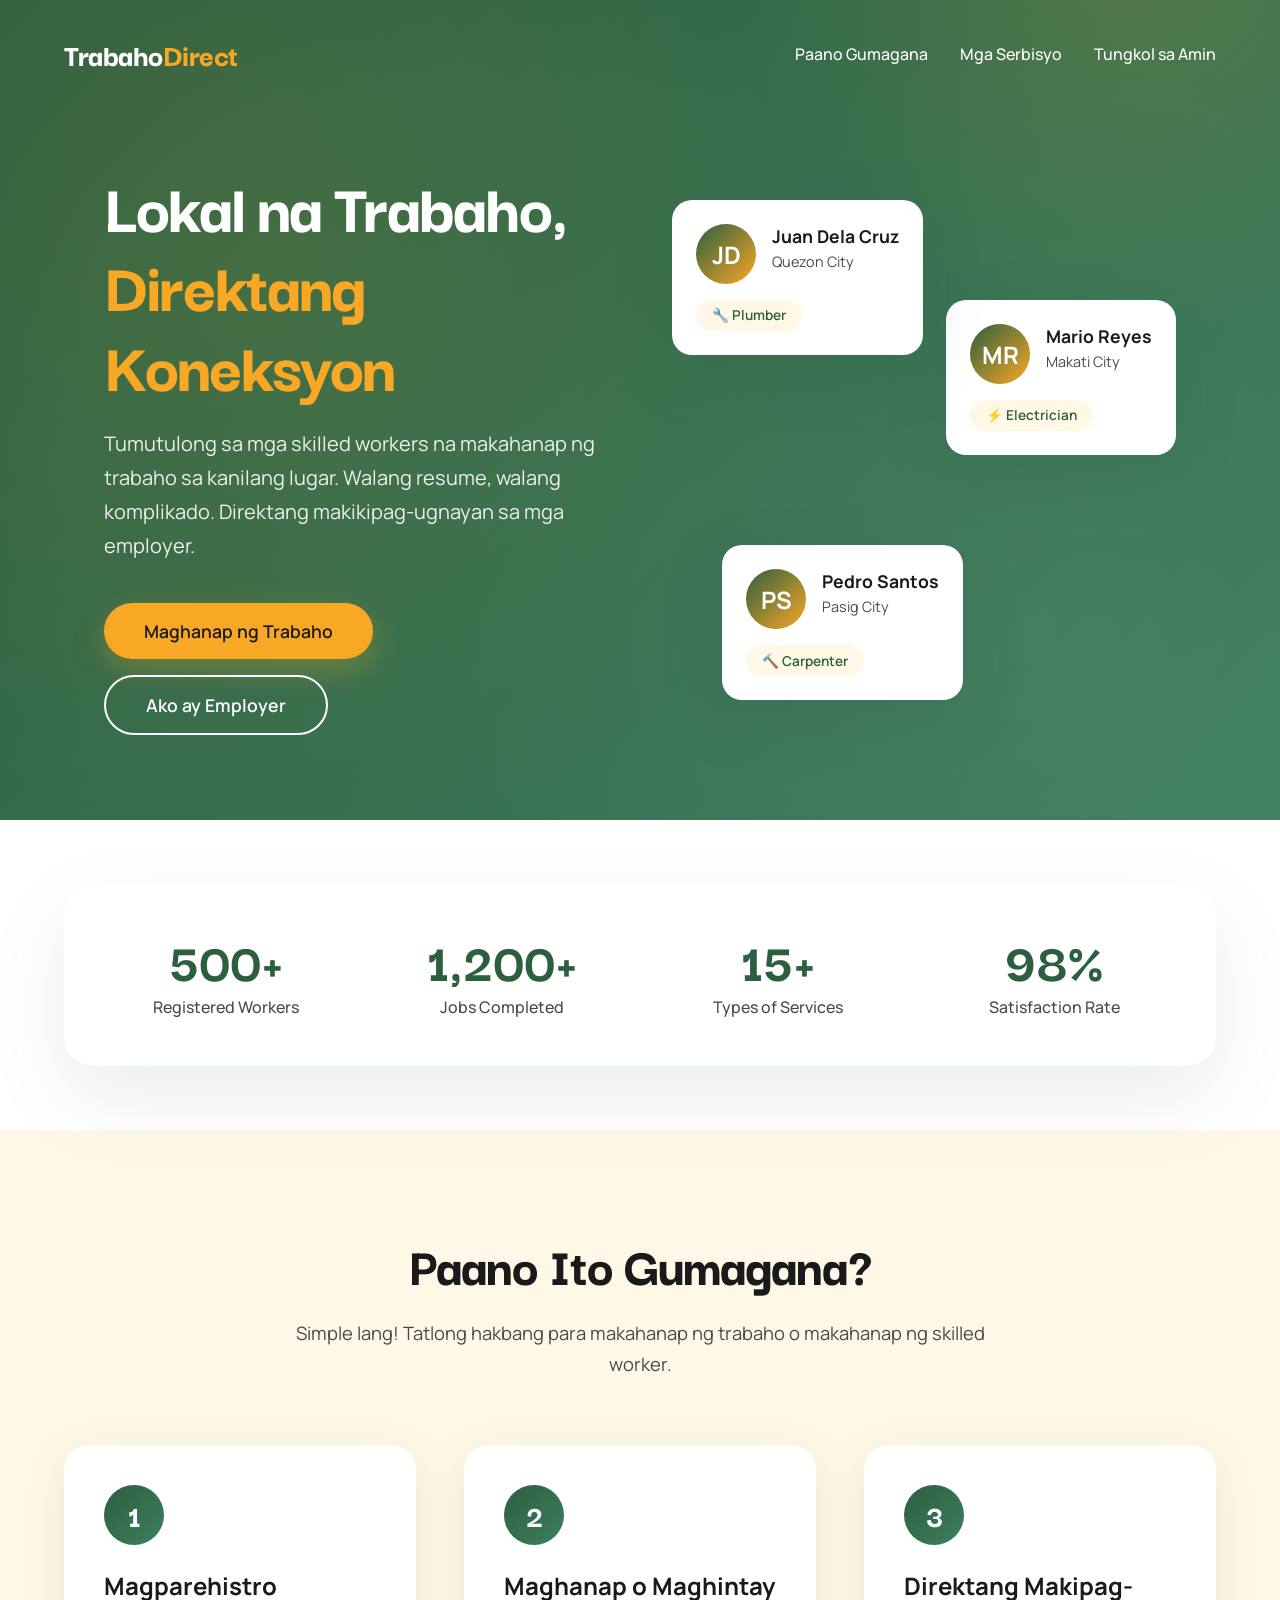
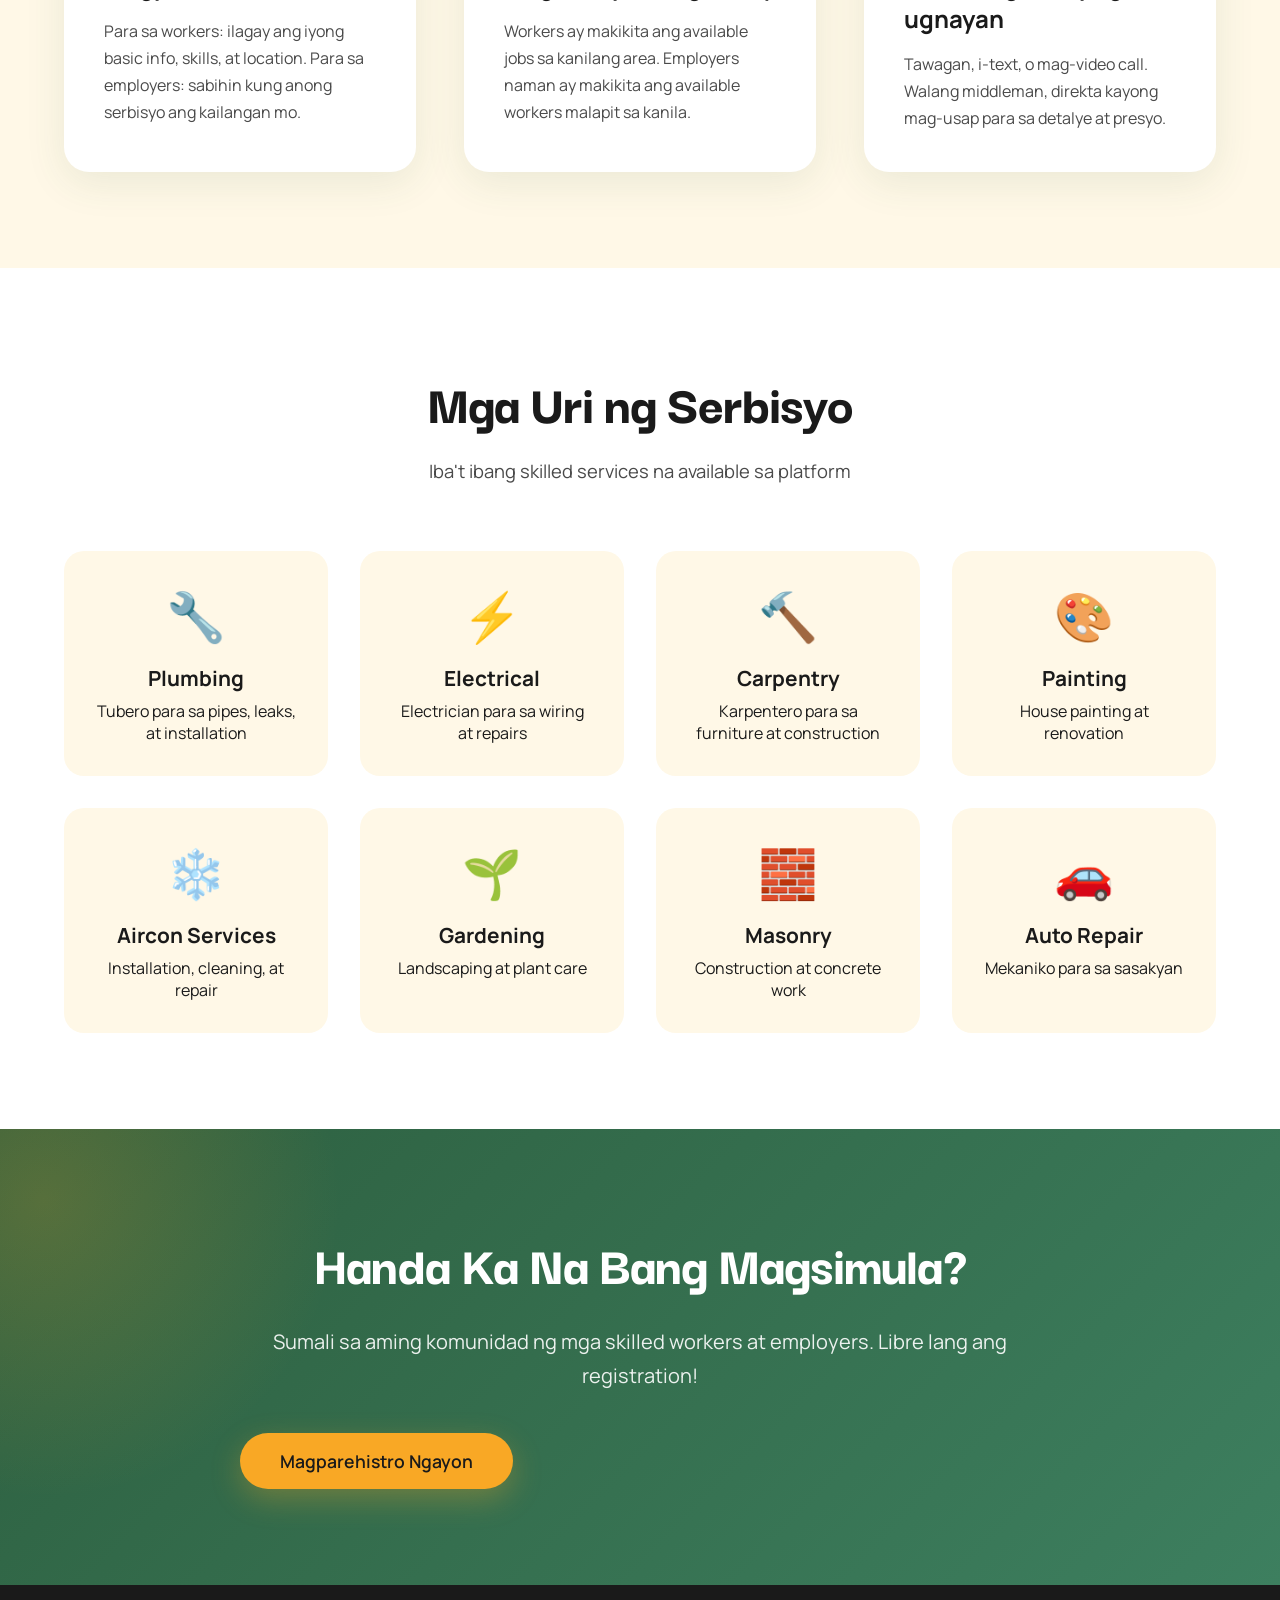
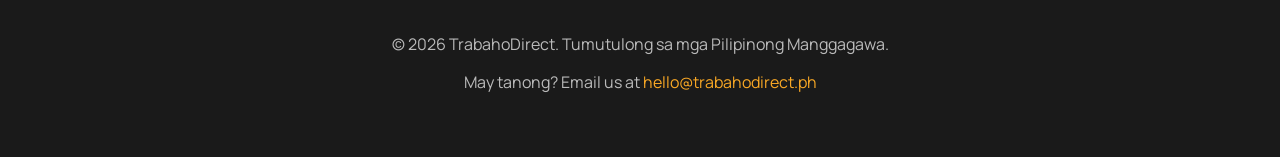
<file: sidelineko_orig.html>
<!DOCTYPE html>
<html lang="tl">
<head>
    <meta charset="UTF-8">
    <meta name="viewport" content="width=device-width, initial-scale=1.0">
    <title>TrabahoDirect - Lokal na Trabaho, Direktang Koneksyon</title>
    <link rel="preconnect" href="https://fonts.googleapis.com">
    <link rel="preconnect" href="https://fonts.gstatic.com" crossorigin>
    <link href="https://fonts.googleapis.com/css2?family=Darker+Grotesque:wght@400;600;700;800&family=Manrope:wght@400;500;600;700&display=swap" rel="stylesheet">
    <style>
        :root {
            --primary: #2D5F3F;
            --primary-light: #3D7F5F;
            --accent: #F9A825;
            --accent-dark: #F57C00;
            --text-dark: #1A1A1A;
            --text-light: #4A4A4A;
            --bg-cream: #FFF8E7;
            --bg-white: #FFFFFF;
            --shadow: rgba(45, 95, 63, 0.1);
            --shadow-strong: rgba(45, 95, 63, 0.2);
        }

        * {
            margin: 0;
            padding: 0;
            box-sizing: border-box;
        }

        body {
            font-family: 'Manrope', sans-serif;
            color: var(--text-dark);
            background: var(--bg-cream);
            overflow-x: hidden;
        }

        /* Hero Section */
        .hero {
            min-height: 100vh;
            background: linear-gradient(135deg, var(--primary) 0%, var(--primary-light) 100%);
            position: relative;
            overflow: hidden;
            display: flex;
            align-items: center;
        }

        .hero::before {
            content: '';
            position: absolute;
            top: 0;
            left: 0;
            right: 0;
            bottom: 0;
            background-image: 
                radial-gradient(circle at 20% 30%, rgba(249, 168, 37, 0.1) 0%, transparent 50%),
                radial-gradient(circle at 80% 70%, rgba(255, 255, 255, 0.05) 0%, transparent 50%);
            pointer-events: none;
        }

        .hero::after {
            content: '';
            position: absolute;
            top: -50%;
            right: -20%;
            width: 800px;
            height: 800px;
            background: radial-gradient(circle, rgba(249, 168, 37, 0.15) 0%, transparent 70%);
            border-radius: 50%;
            animation: float 20s ease-in-out infinite;
        }

        @keyframes float {
            0%, 100% { transform: translate(0, 0) scale(1); }
            50% { transform: translate(-50px, -50px) scale(1.1); }
        }

        nav {
            position: absolute;
            top: 0;
            left: 0;
            right: 0;
            padding: 2rem 5%;
            display: flex;
            justify-content: space-between;
            align-items: center;
            z-index: 100;
            animation: slideDown 0.6s ease-out;
        }

        @keyframes slideDown {
            from { transform: translateY(-100%); opacity: 0; }
            to { transform: translateY(0); opacity: 1; }
        }

        .logo {
            font-family: 'Darker Grotesque', sans-serif;
            font-size: 2rem;
            font-weight: 800;
            color: white;
            letter-spacing: -0.5px;
        }

        .logo span {
            color: var(--accent);
        }

        .nav-links {
            display: flex;
            gap: 2rem;
            list-style: none;
        }

        .nav-links a {
            color: white;
            text-decoration: none;
            font-weight: 500;
            transition: color 0.3s;
            position: relative;
        }

        .nav-links a::after {
            content: '';
            position: absolute;
            bottom: -5px;
            left: 0;
            width: 0;
            height: 2px;
            background: var(--accent);
            transition: width 0.3s;
        }

        .nav-links a:hover::after {
            width: 100%;
        }

        .hero-content {
            max-width: 1200px;
            margin: 0 auto;
            padding: 0 5%;
            display: grid;
            grid-template-columns: 1fr 1fr;
            gap: 4rem;
            align-items: center;
            position: relative;
            z-index: 10;
        }

        .hero-text {
            animation: fadeInLeft 0.8s ease-out 0.2s backwards;
        }

        @keyframes fadeInLeft {
            from { transform: translateX(-50px); opacity: 0; }
            to { transform: translateX(0); opacity: 1; }
        }

        .hero-text h1 {
            font-family: 'Darker Grotesque', sans-serif;
            font-size: 4.5rem;
            font-weight: 800;
            color: white;
            line-height: 1.1;
            margin-bottom: 1.5rem;
            letter-spacing: -2px;
        }

        .hero-text h1 span {
            color: var(--accent);
            display: block;
        }

        .hero-text p {
            font-size: 1.25rem;
            color: rgba(255, 255, 255, 0.9);
            margin-bottom: 2.5rem;
            line-height: 1.7;
        }

        .cta-buttons {
            display: flex;
            gap: 1rem;
            flex-wrap: wrap;
        }

        .btn {
            padding: 1rem 2.5rem;
            font-size: 1.1rem;
            font-weight: 600;
            border-radius: 50px;
            border: none;
            cursor: pointer;
            text-decoration: none;
            display: inline-block;
            transition: all 0.3s ease;
            font-family: 'Manrope', sans-serif;
        }

        .btn-primary {
            background: var(--accent);
            color: var(--text-dark);
            box-shadow: 0 10px 30px rgba(249, 168, 37, 0.3);
        }

        .btn-primary:hover {
            background: var(--accent-dark);
            transform: translateY(-3px);
            box-shadow: 0 15px 40px rgba(249, 168, 37, 0.4);
        }

        .btn-secondary {
            background: transparent;
            color: white;
            border: 2px solid white;
        }

        .btn-secondary:hover {
            background: white;
            color: var(--primary);
        }

        .hero-visual {
            position: relative;
            animation: fadeInRight 0.8s ease-out 0.4s backwards;
        }

        @keyframes fadeInRight {
            from { transform: translateX(50px); opacity: 0; }
            to { transform: translateX(0); opacity: 1; }
        }

        .worker-cards {
            position: relative;
            height: 500px;
        }

        .worker-card {
            position: absolute;
            background: white;
            border-radius: 20px;
            padding: 1.5rem;
            box-shadow: 0 20px 60px var(--shadow-strong);
            transition: transform 0.3s ease;
        }

        .worker-card:hover {
            transform: translateY(-10px) scale(1.05);
        }

        .worker-card:nth-child(1) {
            top: 0;
            left: 0;
            z-index: 3;
            animation: floatCard 4s ease-in-out infinite;
        }

        .worker-card:nth-child(2) {
            top: 100px;
            right: 0;
            z-index: 2;
            animation: floatCard 4s ease-in-out 1s infinite;
        }

        .worker-card:nth-child(3) {
            bottom: 0;
            left: 50px;
            z-index: 1;
            animation: floatCard 4s ease-in-out 2s infinite;
        }

        @keyframes floatCard {
            0%, 100% { transform: translateY(0); }
            50% { transform: translateY(-20px); }
        }

        .worker-card-header {
            display: flex;
            gap: 1rem;
            margin-bottom: 1rem;
        }

        .worker-avatar {
            width: 60px;
            height: 60px;
            border-radius: 50%;
            background: linear-gradient(135deg, var(--primary), var(--accent));
            display: flex;
            align-items: center;
            justify-content: center;
            font-size: 1.5rem;
            color: white;
            font-weight: 700;
        }

        .worker-info h3 {
            font-size: 1.1rem;
            font-weight: 700;
            color: var(--text-dark);
            margin-bottom: 0.25rem;
        }

        .worker-info p {
            color: var(--text-light);
            font-size: 0.9rem;
        }

        .worker-badge {
            display: inline-block;
            background: var(--bg-cream);
            color: var(--primary);
            padding: 0.4rem 1rem;
            border-radius: 20px;
            font-size: 0.85rem;
            font-weight: 600;
        }

        /* Stats Section */
        .stats {
            background: var(--bg-white);
            padding: 4rem 5%;
            position: relative;
            z-index: 20;
            margin-top: -80px;
        }

        .stats-container {
            max-width: 1200px;
            margin: 0 auto;
            background: white;
            border-radius: 30px;
            padding: 3rem;
            box-shadow: 0 30px 80px var(--shadow);
            display: grid;
            grid-template-columns: repeat(auto-fit, minmax(200px, 1fr));
            gap: 3rem;
        }

        .stat-item {
            text-align: center;
            animation: fadeInUp 0.6s ease-out backwards;
        }

        .stat-item:nth-child(1) { animation-delay: 0.1s; }
        .stat-item:nth-child(2) { animation-delay: 0.2s; }
        .stat-item:nth-child(3) { animation-delay: 0.3s; }
        .stat-item:nth-child(4) { animation-delay: 0.4s; }

        @keyframes fadeInUp {
            from { transform: translateY(30px); opacity: 0; }
            to { transform: translateY(0); opacity: 1; }
        }

        .stat-number {
            font-family: 'Darker Grotesque', sans-serif;
            font-size: 3.5rem;
            font-weight: 800;
            color: var(--primary);
            line-height: 1;
            margin-bottom: 0.5rem;
        }

        .stat-label {
            color: var(--text-light);
            font-weight: 500;
        }

        /* How It Works */
        .how-it-works {
            padding: 6rem 5%;
            background: var(--bg-cream);
        }

        .section-header {
            text-align: center;
            max-width: 700px;
            margin: 0 auto 4rem;
        }

        .section-header h2 {
            font-family: 'Darker Grotesque', sans-serif;
            font-size: 3.5rem;
            font-weight: 800;
            color: var(--text-dark);
            margin-bottom: 1rem;
            letter-spacing: -1px;
        }

        .section-header p {
            font-size: 1.15rem;
            color: var(--text-light);
            line-height: 1.7;
        }

        .steps {
            max-width: 1200px;
            margin: 0 auto;
            display: grid;
            grid-template-columns: repeat(auto-fit, minmax(300px, 1fr));
            gap: 3rem;
        }

        .step {
            background: white;
            padding: 2.5rem;
            border-radius: 25px;
            box-shadow: 0 10px 40px var(--shadow);
            position: relative;
            transition: transform 0.3s ease, box-shadow 0.3s ease;
        }

        .step:hover {
            transform: translateY(-10px);
            box-shadow: 0 20px 60px var(--shadow-strong);
        }

        .step-number {
            width: 60px;
            height: 60px;
            background: linear-gradient(135deg, var(--primary), var(--primary-light));
            color: white;
            border-radius: 50%;
            display: flex;
            align-items: center;
            justify-content: center;
            font-family: 'Darker Grotesque', sans-serif;
            font-size: 2rem;
            font-weight: 800;
            margin-bottom: 1.5rem;
        }

        .step h3 {
            font-size: 1.5rem;
            font-weight: 700;
            color: var(--text-dark);
            margin-bottom: 1rem;
        }

        .step p {
            color: var(--text-light);
            line-height: 1.7;
        }

        /* Services */
        .services {
            padding: 6rem 5%;
            background: white;
        }

        .services-grid {
            max-width: 1200px;
            margin: 0 auto;
            display: grid;
            grid-template-columns: repeat(auto-fit, minmax(250px, 1fr));
            gap: 2rem;
        }

        .service-card {
            background: var(--bg-cream);
            padding: 2rem;
            border-radius: 20px;
            text-align: center;
            transition: all 0.3s ease;
            cursor: pointer;
        }

        .service-card:hover {
            background: var(--primary);
            color: white;
            transform: scale(1.05);
        }

        .service-icon {
            font-size: 3rem;
            margin-bottom: 1rem;
        }

        .service-card h3 {
            font-size: 1.3rem;
            font-weight: 700;
            margin-bottom: 0.5rem;
        }

        .service-card:hover h3,
        .service-card:hover p {
            color: white;
        }

        /* CTA Section */
        .cta-section {
            padding: 6rem 5%;
            background: linear-gradient(135deg, var(--primary) 0%, var(--primary-light) 100%);
            position: relative;
            overflow: hidden;
        }

        .cta-section::before {
            content: '';
            position: absolute;
            top: -50%;
            left: -20%;
            width: 600px;
            height: 600px;
            background: radial-gradient(circle, rgba(249, 168, 37, 0.2) 0%, transparent 70%);
            border-radius: 50%;
        }

        .cta-content {
            max-width: 800px;
            margin: 0 auto;
            text-align: center;
            position: relative;
            z-index: 10;
        }

        .cta-content h2 {
            font-family: 'Darker Grotesque', sans-serif;
            font-size: 3.5rem;
            font-weight: 800;
            color: white;
            margin-bottom: 1.5rem;
            letter-spacing: -1px;
        }

        .cta-content p {
            font-size: 1.25rem;
            color: rgba(255, 255, 255, 0.9);
            margin-bottom: 2.5rem;
            line-height: 1.7;
        }

        /* Footer */
        footer {
            background: var(--text-dark);
            color: white;
            padding: 3rem 5%;
            text-align: center;
        }

        footer p {
            color: rgba(255, 255, 255, 0.7);
            margin-bottom: 1rem;
        }

        footer a {
            color: var(--accent);
            text-decoration: none;
        }

        /* Responsive */
        @media (max-width: 968px) {
            .hero-content {
                grid-template-columns: 1fr;
                gap: 3rem;
                padding-top: 8rem;
            }

            .hero-text h1 {
                font-size: 3rem;
            }

            .hero-visual {
                display: none;
            }

            .nav-links {
                display: none;
            }

            .section-header h2 {
                font-size: 2.5rem;
            }

            .cta-content h2 {
                font-size: 2.5rem;
            }
        }

        @media (max-width: 600px) {
            .hero-text h1 {
                font-size: 2.5rem;
            }

            .stat-number {
                font-size: 2.5rem;
            }

            .btn {
                padding: 0.875rem 2rem;
                font-size: 1rem;
            }
        }
    </style>
</head>
<body>
    <!-- Navigation -->
    <nav>
        <div class="logo">Trabaho<span>Direct</span></div>
        <ul class="nav-links">
            <li><a href="#paano">Paano Gumagana</a></li>
            <li><a href="#serbisyo">Mga Serbisyo</a></li>
            <li><a href="#tungkol">Tungkol sa Amin</a></li>
        </ul>
    </nav>

    <!-- Hero Section -->
    <section class="hero">
        <div class="hero-content">
            <div class="hero-text">
                <h1>
                    Lokal na Trabaho,
                    <span>Direktang Koneksyon</span>
                </h1>
                <p>
                    Tumutulong sa mga skilled workers na makahanap ng trabaho sa kanilang lugar. 
                    Walang resume, walang komplikado. Direktang makikipag-ugnayan sa mga employer.
                </p>
                <div class="cta-buttons">
                    <a href="#" class="btn btn-primary">Maghanap ng Trabaho</a>
                    <a href="#" class="btn btn-secondary">Ako ay Employer</a>
                </div>
            </div>
            <div class="hero-visual">
                <div class="worker-cards">
                    <div class="worker-card">
                        <div class="worker-card-header">
                            <div class="worker-avatar">JD</div>
                            <div class="worker-info">
                                <h3>Juan Dela Cruz</h3>
                                <p>Quezon City</p>
                            </div>
                        </div>
                        <span class="worker-badge">🔧 Plumber</span>
                    </div>
                    <div class="worker-card">
                        <div class="worker-card-header">
                            <div class="worker-avatar">MR</div>
                            <div class="worker-info">
                                <h3>Mario Reyes</h3>
                                <p>Makati City</p>
                            </div>
                        </div>
                        <span class="worker-badge">⚡ Electrician</span>
                    </div>
                    <div class="worker-card">
                        <div class="worker-card-header">
                            <div class="worker-avatar">PS</div>
                            <div class="worker-info">
                                <h3>Pedro Santos</h3>
                                <p>Pasig City</p>
                            </div>
                        </div>
                        <span class="worker-badge">🔨 Carpenter</span>
                    </div>
                </div>
            </div>
        </div>
    </section>

    <!-- Stats Section -->
    <section class="stats">
        <div class="stats-container">
            <div class="stat-item">
                <div class="stat-number">500+</div>
                <div class="stat-label">Registered Workers</div>
            </div>
            <div class="stat-item">
                <div class="stat-number">1,200+</div>
                <div class="stat-label">Jobs Completed</div>
            </div>
            <div class="stat-item">
                <div class="stat-number">15+</div>
                <div class="stat-label">Types of Services</div>
            </div>
            <div class="stat-item">
                <div class="stat-number">98%</div>
                <div class="stat-label">Satisfaction Rate</div>
            </div>
        </div>
    </section>

    <!-- How It Works -->
    <section class="how-it-works" id="paano">
        <div class="section-header">
            <h2>Paano Ito Gumagana?</h2>
            <p>Simple lang! Tatlong hakbang para makahanap ng trabaho o makahanap ng skilled worker.</p>
        </div>
        <div class="steps">
            <div class="step">
                <div class="step-number">1</div>
                <h3>Magparehistro</h3>
                <p>Para sa workers: ilagay ang iyong basic info, skills, at location. Para sa employers: sabihin kung anong serbisyo ang kailangan mo.</p>
            </div>
            <div class="step">
                <div class="step-number">2</div>
                <h3>Maghanap o Maghintay</h3>
                <p>Workers ay makikita ang available jobs sa kanilang area. Employers naman ay makikita ang available workers malapit sa kanila.</p>
            </div>
            <div class="step">
                <div class="step-number">3</div>
                <h3>Direktang Makipag-ugnayan</h3>
                <p>Tawagan, i-text, o mag-video call. Walang middleman, direkta kayong mag-usap para sa detalye at presyo.</p>
            </div>
        </div>
    </section>

    <!-- Services -->
    <section class="services" id="serbisyo">
        <div class="section-header">
            <h2>Mga Uri ng Serbisyo</h2>
            <p>Iba't ibang skilled services na available sa platform</p>
        </div>
        <div class="services-grid">
            <div class="service-card">
                <div class="service-icon">🔧</div>
                <h3>Plumbing</h3>
                <p>Tubero para sa pipes, leaks, at installation</p>
            </div>
            <div class="service-card">
                <div class="service-icon">⚡</div>
                <h3>Electrical</h3>
                <p>Electrician para sa wiring at repairs</p>
            </div>
            <div class="service-card">
                <div class="service-icon">🔨</div>
                <h3>Carpentry</h3>
                <p>Karpentero para sa furniture at construction</p>
            </div>
            <div class="service-card">
                <div class="service-icon">🎨</div>
                <h3>Painting</h3>
                <p>House painting at renovation</p>
            </div>
            <div class="service-card">
                <div class="service-icon">❄️</div>
                <h3>Aircon Services</h3>
                <p>Installation, cleaning, at repair</p>
            </div>
            <div class="service-card">
                <div class="service-icon">🌱</div>
                <h3>Gardening</h3>
                <p>Landscaping at plant care</p>
            </div>
            <div class="service-card">
                <div class="service-icon">🧱</div>
                <h3>Masonry</h3>
                <p>Construction at concrete work</p>
            </div>
            <div class="service-card">
                <div class="service-icon">🚗</div>
                <h3>Auto Repair</h3>
                <p>Mekaniko para sa sasakyan</p>
            </div>
        </div>
    </section>

    <!-- CTA Section -->
    <section class="cta-section">
        <div class="cta-content">
            <h2>Handa Ka Na Bang Magsimula?</h2>
            <p>Sumali sa aming komunidad ng mga skilled workers at employers. Libre lang ang registration!</p>
            <div class="cta-buttons">
                <a href="#" class="btn btn-primary">Magparehistro Ngayon</a>
            </div>
        </div>
    </section>

    <!-- Footer -->
    <footer id="tungkol">
        <p>&copy; 2026 TrabahoDirect. Tumutulong sa mga Pilipinong Manggagawa.</p>
        <p>May tanong? Email us at <a href="mailto:hello@trabahodirect.ph">hello@trabahodirect.ph</a></p>
    </footer>

    <script>
        // Smooth scrolling
        document.querySelectorAll('a[href^="#"]').forEach(anchor => {
            anchor.addEventListener('click', function (e) {
                e.preventDefault();
                const target = document.querySelector(this.getAttribute('href'));
                if (target) {
                    target.scrollIntoView({
                        behavior: 'smooth',
                        block: 'start'
                    });
                }
            });
        });

        // Intersection Observer for animations
        const observerOptions = {
            threshold: 0.1,
            rootMargin: '0px 0px -100px 0px'
        };

        const observer = new IntersectionObserver((entries) => {
            entries.forEach(entry => {
                if (entry.isIntersecting) {
                    entry.target.style.opacity = '1';
                    entry.target.style.transform = 'translateY(0)';
                }
            });
        }, observerOptions);

        document.querySelectorAll('.step, .service-card').forEach(el => {
            el.style.opacity = '0';
            el.style.transform = 'translateY(30px)';
            el.style.transition = 'all 0.6s ease';
            observer.observe(el);
        });
    </script>
</body>
</html>
</file>
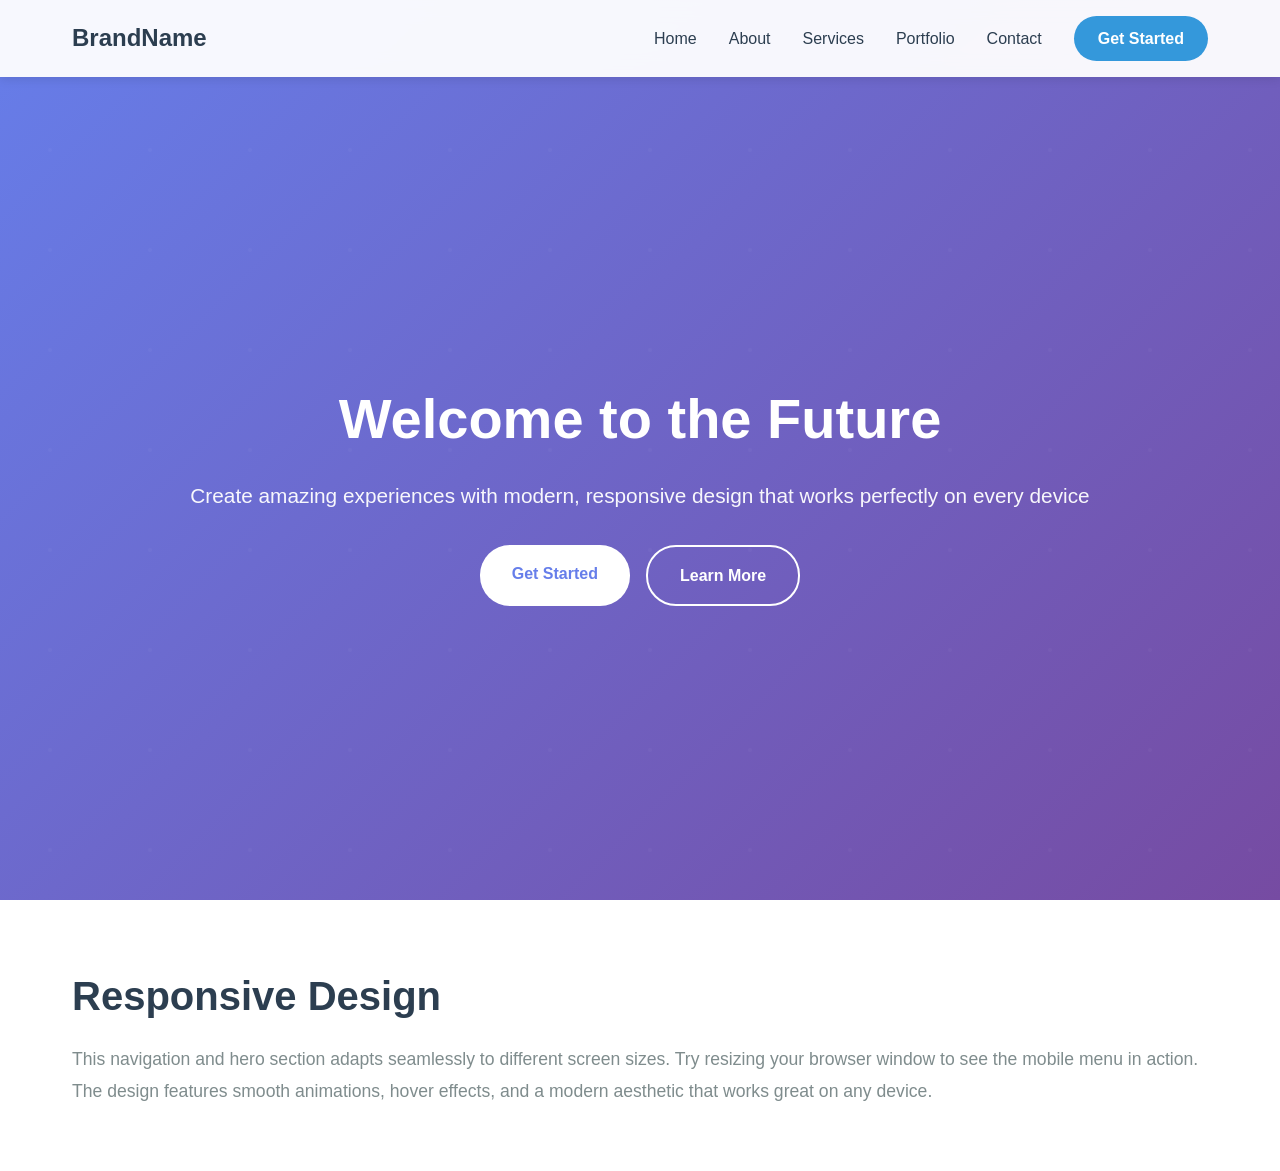
<file: nav02/index_orig.html>
<!DOCTYPE html>
<html lang="en">
<head>
    <meta charset="UTF-8">
    <meta name="viewport" content="width=device-width, initial-scale=1.0">
    <title>Responsive Navigation & Hero</title>
    <style>
        * {
            margin: 0;
            padding: 0;
            box-sizing: border-box;
        }

        body {
            font-family: 'Segoe UI', Tahoma, Geneva, Verdana, sans-serif;
            line-height: 1.6;
        }

        /* Navigation Styles */
        .navbar {
            position: fixed;
            top: 0;
            width: 100%;
            background: rgba(255, 255, 255, 0.95);
            backdrop-filter: blur(10px);
            box-shadow: 0 2px 10px rgba(0, 0, 0, 0.1);
            z-index: 1000;
            transition: all 0.3s ease;
        }

        .navbar.scrolled {
            background: rgba(255, 255, 255, 0.98);
            box-shadow: 0 4px 20px rgba(0, 0, 0, 0.15);
        }

        .nav-container {
            max-width: 1200px;
            margin: 0 auto;
            padding: 1rem 2rem;
            display: flex;
            justify-content: space-between;
            align-items: center;
        }

        .logo {
            font-size: 1.5rem;
            font-weight: bold;
            color: #2c3e50;
            text-decoration: none;
            transition: color 0.3s ease;
        }

        .logo:hover {
            color: #3498db;
        }

        .nav-menu {
            display: flex;
            list-style: none;
            gap: 2rem;
            align-items: center;
        }

        .nav-link {
            text-decoration: none;
            color: #2c3e50;
            font-weight: 500;
            transition: color 0.3s ease;
            position: relative;
        }

        .nav-link::after {
            content: '';
            position: absolute;
            bottom: -5px;
            left: 0;
            width: 0;
            height: 2px;
            background: #3498db;
            transition: width 0.3s ease;
        }

        .nav-link:hover::after {
            width: 100%;
        }

        .nav-link:hover {
            color: #3498db;
        }

        .cta-button {
            padding: 0.6rem 1.5rem;
            background: #3498db;
            color: white;
            border: none;
            border-radius: 25px;
            cursor: pointer;
            font-weight: 600;
            transition: all 0.3s ease;
            text-decoration: none;
            display: inline-block;
        }

        .cta-button:hover {
            background: #2980b9;
            transform: translateY(-2px);
            box-shadow: 0 5px 15px rgba(52, 152, 219, 0.3);
        }

        .hamburger {
            display: none;
            flex-direction: column;
            cursor: pointer;
            gap: 5px;
        }

        .hamburger span {
            width: 25px;
            height: 3px;
            background: #2c3e50;
            transition: all 0.3s ease;
            border-radius: 3px;
        }

        .hamburger.active span:nth-child(1) {
            transform: rotate(45deg) translate(8px, 8px);
        }

        .hamburger.active span:nth-child(2) {
            opacity: 0;
        }

        .hamburger.active span:nth-child(3) {
            transform: rotate(-45deg) translate(7px, -6px);
        }

        /* Hero Section Styles */
        .hero {
            min-height: 100vh;
            background: linear-gradient(135deg, #667eea 0%, #764ba2 100%);
            display: flex;
            align-items: center;
            justify-content: center;
            position: relative;
            overflow: hidden;
            padding-top: 80px;
        }

        .hero::before {
            content: '';
            position: absolute;
            top: 0;
            left: 0;
            right: 0;
            bottom: 0;
            background: url('data:image/svg+xml,<svg width="100" height="100" xmlns="http://www.w3.org/2000/svg"><circle cx="50" cy="50" r="2" fill="rgba(255,255,255,0.1)"/></svg>');
            opacity: 0.3;
        }

        .hero-content {
            max-width: 1200px;
            margin: 0 auto;
            padding: 2rem;
            text-align: center;
            color: white;
            position: relative;
            z-index: 1;
        }

        .hero h1 {
            font-size: 3.5rem;
            margin-bottom: 1rem;
            animation: fadeInUp 1s ease;
        }

        .hero p {
            font-size: 1.3rem;
            margin-bottom: 2rem;
            opacity: 0.95;
            animation: fadeInUp 1s ease 0.2s backwards;
        }

        .hero-buttons {
            display: flex;
            gap: 1rem;
            justify-content: center;
            flex-wrap: wrap;
            animation: fadeInUp 1s ease 0.4s backwards;
        }

        .btn-primary, .btn-secondary {
            padding: 1rem 2rem;
            font-size: 1rem;
            border: none;
            border-radius: 30px;
            cursor: pointer;
            font-weight: 600;
            transition: all 0.3s ease;
            text-decoration: none;
            display: inline-block;
        }

        .btn-primary {
            background: white;
            color: #667eea;
        }

        .btn-primary:hover {
            transform: translateY(-3px);
            box-shadow: 0 10px 25px rgba(0, 0, 0, 0.2);
        }

        .btn-secondary {
            background: transparent;
            color: white;
            border: 2px solid white;
        }

        .btn-secondary:hover {
            background: white;
            color: #667eea;
            transform: translateY(-3px);
        }

        @keyframes fadeInUp {
            from {
                opacity: 0;
                transform: translateY(30px);
            }
            to {
                opacity: 1;
                transform: translateY(0);
            }
        }

        /* Mobile Responsive */
        @media (max-width: 768px) {
            .nav-menu {
                position: fixed;
                left: -100%;
                top: 70px;
                flex-direction: column;
                background: rgba(255, 255, 255, 0.98);
                width: 100%;
                text-align: center;
                transition: left 0.3s ease;
                box-shadow: 0 10px 27px rgba(0, 0, 0, 0.1);
                padding: 2rem 0;
                gap: 1.5rem;
            }

            .nav-menu.active {
                left: 0;
            }

            .hamburger {
                display: flex;
            }

            .hero h1 {
                font-size: 2.5rem;
            }

            .hero p {
                font-size: 1.1rem;
            }

            .hero-buttons {
                flex-direction: column;
                align-items: center;
            }

            .btn-primary, .btn-secondary {
                width: 100%;
                max-width: 300px;
            }
        }

        @media (max-width: 480px) {
            .hero h1 {
                font-size: 2rem;
            }

            .hero p {
                font-size: 1rem;
            }

            .nav-container {
                padding: 1rem;
            }
        }

        /* Content Section */
        .content {
            padding: 4rem 2rem;
            max-width: 1200px;
            margin: 0 auto;
        }

        .content h2 {
            font-size: 2.5rem;
            margin-bottom: 1rem;
            color: #2c3e50;
        }

        .content p {
            font-size: 1.1rem;
            color: #7f8c8d;
            line-height: 1.8;
        }
    </style>
</head>
<body>
    <!-- Navigation -->
    <nav class="navbar">
        <div class="nav-container">
            <a href="#" class="logo">BrandName</a>
            
            <ul class="nav-menu">
                <li><a href="#home" class="nav-link">Home</a></li>
                <li><a href="#about" class="nav-link">About</a></li>
                <li><a href="#services" class="nav-link">Services</a></li>
                <li><a href="#portfolio" class="nav-link">Portfolio</a></li>
                <li><a href="#contact" class="nav-link">Contact</a></li>
                <li><a href="#" class="cta-button">Get Started</a></li>
            </ul>

            <div class="hamburger">
                <span></span>
                <span></span>
                <span></span>
            </div>
        </div>
    </nav>

    <!-- Hero Section -->
    <section class="hero" id="home">
        <div class="hero-content">
            <h1>Welcome to the Future</h1>
            <p>Create amazing experiences with modern, responsive design that works perfectly on every device</p>
            <div class="hero-buttons">
                <a href="#" class="btn-primary">Get Started</a>
                <a href="#" class="btn-secondary">Learn More</a>
            </div>
        </div>
    </section>

    <!-- Additional Content Section -->
    <section class="content">
        <h2>Responsive Design</h2>
        <p>This navigation and hero section adapts seamlessly to different screen sizes. Try resizing your browser window to see the mobile menu in action. The design features smooth animations, hover effects, and a modern aesthetic that works great on any device.</p>
    </section>

    <script>
        // Mobile menu toggle
        const hamburger = document.querySelector('.hamburger');
        const navMenu = document.querySelector('.nav-menu');

        hamburger.addEventListener('click', () => {
            hamburger.classList.toggle('active');
            navMenu.classList.toggle('active');
        });

        // Close menu when clicking on a link
        document.querySelectorAll('.nav-link').forEach(link => {
            link.addEventListener('click', () => {
                hamburger.classList.remove('active');
                navMenu.classList.remove('active');
            });
        });

        // Navbar scroll effect
        window.addEventListener('scroll', () => {
            const navbar = document.querySelector('.navbar');
            if (window.scrollY > 50) {
                navbar.classList.add('scrolled');
            } else {
                navbar.classList.remove('scrolled');
            }
        });

        // Smooth scrolling for anchor links
        document.querySelectorAll('a[href^="#"]').forEach(anchor => {
            anchor.addEventListener('click', function (e) {
                e.preventDefault();
                const target = document.querySelector(this.getAttribute('href'));
                if (target) {
                    target.scrollIntoView({
                        behavior: 'smooth',
                        block: 'start'
                    });
                }
            });
        });
    </script>
</body>
</html>
</file>
<file: animation/style.css>
/* ===== RESET & VARIABLES ===== */
  *, *::before, *::after { box-sizing: border-box; margin: 0; padding: 0; }

  :root {
    --cream: #F5F0E8;
    --warm-white: #FAF8F4;
    --charcoal: #1C1C1C;
    --dark: #111010;
    --rust: #C94F2C;
    --rust-light: #E8663F;
    --rust-pale: #F2DBCF;
    --gold: #D4A843;
    --gold-pale: #F5EDD3;
    --sage: #4A6741;
    --sage-light: #6A8F61;
    --sage-pale: #DDE8DA;
    --slate: #4A5568;
    --slate-light: #718096;
    --border: rgba(28,28,28,0.12);
    --shadow-sm: 0 2px 8px rgba(28,28,28,0.08);
    --shadow-md: 0 8px 32px rgba(28,28,28,0.12);
    --shadow-lg: 0 20px 60px rgba(28,28,28,0.16);
    --radius: 4px;
    --radius-lg: 12px;
    --transition: 0.25s cubic-bezier(0.4,0,0.2,1);
  }

  html { scroll-behavior: smooth; }

  body {
    font-family: 'DM Sans', sans-serif;
    background: var(--warm-white);
    color: var(--charcoal);
    line-height: 1.6;
    overflow-x: hidden;
  }

  /* ===== UTILITY ===== */
  .container { max-width: 1200px; margin: 0 auto; padding: 0 24px; }
  .tag {
    display: inline-block; font-size: 11px; font-weight: 700; letter-spacing: 0.12em;
    text-transform: uppercase; padding: 4px 10px; border-radius: 2px; color: var(--rust);
    background: var(--rust-pale);
  }
  .section-label {
    font-family: 'Bebas Neue', sans-serif; font-size: 13px; letter-spacing: 0.2em;
    color: var(--rust); text-transform: uppercase; display: block; margin-bottom: 12px;
  }
  .btn {
    display: inline-flex; align-items: center; gap: 8px; padding: 13px 28px;
    font-family: 'DM Sans', sans-serif; font-weight: 700; font-size: 14px;
    letter-spacing: 0.04em; text-decoration: none; border: none; cursor: pointer;
    transition: var(--transition); border-radius: var(--radius);
  }
  .btn-primary {
    background: var(--rust); color: white;
  }
  .btn-primary:hover { background: var(--rust-light); transform: translateY(-1px); box-shadow: var(--shadow-md); }
  .btn-outline {
    background: transparent; color: var(--charcoal); border: 2px solid var(--charcoal);
  }
  .btn-outline:hover { background: var(--charcoal); color: white; transform: translateY(-1px); }
  .btn-white {
    background: white; color: var(--rust); font-weight: 700;
  }
  .btn-white:hover { background: var(--cream); transform: translateY(-1px); }

  /* ===== NAV ===== */
  nav {
    position: fixed; top: 0; left: 0; right: 0; z-index: 100;
    background: rgba(250,248,244,0.95); backdrop-filter: blur(12px);
    border-bottom: 1px solid var(--border);
    transition: var(--transition);
  }
  .nav-inner {
    display: flex; align-items: center; justify-content: space-between;
    height: 68px;
  }
  .nav-logo {
    font-family: 'Bebas Neue', sans-serif; font-size: 28px; letter-spacing: 0.06em;
    color: var(--charcoal); text-decoration: none; display: flex; align-items: center; gap: 6px;
  }
  .nav-logo span { color: var(--rust); }
  .nav-links { display: flex; align-items: center; gap: 32px; list-style: none; }
  .nav-links a { font-size: 14px; font-weight: 500; color: var(--slate); text-decoration: none; transition: var(--transition); }
  .nav-links a:hover { color: var(--rust); }
  .nav-cta { display: flex; align-items: center; gap: 12px; }
  .hamburger { display: none; flex-direction: column; gap: 5px; cursor: pointer; background: none; border: none; padding: 4px; }
  .hamburger span { display: block; width: 24px; height: 2px; background: var(--charcoal); transition: var(--transition); }

  /* ===== HERO ===== */
  #hero {
    padding-top: 68px; min-height: 100vh;
    background: var(--dark);
    position: relative; overflow: hidden;
    display: flex; align-items: center;
  }
  .hero-bg {
    position: absolute; inset: 0;
    background: 
      radial-gradient(ellipse 60% 60% at 80% 30%, rgba(201,79,44,0.25) 0%, transparent 60%),
      radial-gradient(ellipse 50% 50% at 20% 80%, rgba(212,168,67,0.15) 0%, transparent 60%),
      radial-gradient(ellipse 40% 40% at 60% 70%, rgba(74,103,65,0.12) 0%, transparent 60%);
  }
  .hero-grid {
    position: absolute; inset: 0; opacity: 0.04;
    background-image: linear-gradient(var(--cream) 1px, transparent 1px), linear-gradient(90deg, var(--cream) 1px, transparent 1px);
    background-size: 60px 60px;
  }
  .hero-content {
    position: relative; z-index: 2;
    display: grid; grid-template-columns: 1fr 1fr; gap: 80px; align-items: center;
    padding: 80px 0;
  }
  .hero-eyebrow {
    font-family: 'Bebas Neue', sans-serif; font-size: 13px; letter-spacing: 0.25em;
    color: var(--rust); text-transform: uppercase; display: flex; align-items: center; gap: 10px;
    margin-bottom: 24px;
  }
  .hero-eyebrow::before { content: ''; display: block; width: 32px; height: 2px; background: var(--rust); }
  .hero-title {
    font-family: 'DM Serif Display', serif; font-size: clamp(52px, 6vw, 84px); line-height: 1.05;
    color: var(--cream); margin-bottom: 24px;
  }
  .hero-title em { font-style: italic; color: var(--gold); }
  .hero-desc { font-size: 17px; color: rgba(245,240,232,0.65); line-height: 1.7; margin-bottom: 40px; max-width: 440px; }
  .hero-actions { display: flex; gap: 14px; flex-wrap: wrap; }
  .hero-stats { display: flex; gap: 40px; margin-top: 56px; padding-top: 40px; border-top: 1px solid rgba(245,240,232,0.12); }
  .hero-stat-num {
    font-family: 'Bebas Neue', sans-serif; font-size: 42px; color: var(--cream); display: block; line-height: 1;
  }
  .hero-stat-label { font-size: 12px; color: rgba(245,240,232,0.5); text-transform: uppercase; letter-spacing: 0.08em; margin-top: 4px; }

  /* Search card */
  .search-card {
    background: white; border-radius: var(--radius-lg); overflow: hidden;
    box-shadow: var(--shadow-lg); border: 1px solid var(--border);
  }
  .search-card-header {
    background: var(--rust); padding: 20px 28px;
  }
  .search-card-header h3 { font-family: 'DM Serif Display', serif; font-size: 20px; color: white; }
  .search-card-header p { font-size: 13px; color: rgba(255,255,255,0.75); margin-top: 4px; }
  .search-card-body { padding: 28px; }
  .search-field { margin-bottom: 16px; }
  .search-field label { display: block; font-size: 11px; font-weight: 700; letter-spacing: 0.1em; text-transform: uppercase; color: var(--slate); margin-bottom: 6px; }
  .search-field select,
  .search-field input {
    width: 100%; padding: 12px 16px; border: 1.5px solid var(--border); border-radius: var(--radius);
    font-family: 'DM Sans', sans-serif; font-size: 14px; color: var(--charcoal); background: var(--warm-white);
    transition: var(--transition); outline: none; appearance: none;
  }
  .search-field select:focus,
  .search-field input:focus { border-color: var(--rust); background: white; box-shadow: 0 0 0 3px rgba(201,79,44,0.08); }
  .search-btn { width: 100%; margin-top: 8px; justify-content: center; font-size: 15px; padding: 15px; }
  .popular-searches { padding: 16px 28px 20px; border-top: 1px solid var(--border); }
  .popular-label { font-size: 11px; color: var(--slate-light); text-transform: uppercase; letter-spacing: 0.08em; margin-bottom: 10px; }
  .popular-tags { display: flex; flex-wrap: wrap; gap: 6px; }
  .popular-tag {
    font-size: 12px; padding: 5px 12px; border-radius: 100px; background: var(--cream);
    color: var(--slate); cursor: pointer; transition: var(--transition); border: 1px solid var(--border);
    font-weight: 500;
  }
  .popular-tag:hover { background: var(--rust-pale); color: var(--rust); border-color: var(--rust-pale); }

  /* ===== SECTION WRAPPER ===== */
  section { padding: 96px 0; }
  .section-header { margin-bottom: 56px; }
  .section-header h2 {
    font-family: 'DM Serif Display', serif; font-size: clamp(36px, 4vw, 56px);
    line-height: 1.1; color: var(--charcoal); margin-bottom: 16px;
  }
  .section-header p { font-size: 17px; color: var(--slate); max-width: 520px; line-height: 1.7; }
  .section-header.centered { text-align: center; }
  .section-header.centered p { margin: 0 auto; }

  /* ===== SERVICES GRID ===== */
  #services { background: var(--cream); }
  .services-grid { display: grid; grid-template-columns: repeat(auto-fill, minmax(220px, 1fr)); gap: 20px; }
  .service-card {
    background: white; border-radius: var(--radius-lg); padding: 28px 24px;
    border: 1px solid var(--border); cursor: pointer; transition: var(--transition);
    position: relative; overflow: hidden; text-decoration: none; color: inherit;
    display: block;
  }
  .service-card::before {
    content: ''; position: absolute; bottom: 0; left: 0; right: 0; height: 3px;
    background: var(--rust); transform: scaleX(0); transform-origin: left; transition: var(--transition);
  }
  .service-card:hover { transform: translateY(-4px); box-shadow: var(--shadow-md); }
  .service-card:hover::before { transform: scaleX(1); }
  .service-icon { font-size: 36px; margin-bottom: 16px; display: block; }
  .service-card h3 { font-size: 16px; font-weight: 700; margin-bottom: 6px; }
  .service-card p { font-size: 13px; color: var(--slate-light); }
  .service-count {
    position: absolute; top: 20px; right: 20px; font-size: 11px; font-weight: 700;
    color: var(--rust); background: var(--rust-pale); padding: 3px 8px; border-radius: 100px;
  }

  /* ===== HOW IT WORKS ===== */
  #how-it-works { background: var(--warm-white); }
  .steps-grid { display: grid; grid-template-columns: repeat(4, 1fr); gap: 2px; position: relative; }
  .steps-grid::before {
    content: ''; position: absolute; top: 40px; left: calc(12.5% + 20px); right: calc(12.5% + 20px);
    height: 1px; background: linear-gradient(90deg, var(--rust), var(--gold), var(--rust));
    opacity: 0.3;
  }
  .step {
    padding: 0 20px; text-align: center;
  }
  .step-num {
    width: 80px; height: 80px; border-radius: 50%; display: flex; align-items: center; justify-content: center;
    margin: 0 auto 24px; font-family: 'Bebas Neue', sans-serif; font-size: 32px;
    position: relative; z-index: 1;
  }
  .step:nth-child(1) .step-num { background: var(--rust-pale); color: var(--rust); border: 2px solid var(--rust); }
  .step:nth-child(2) .step-num { background: var(--gold-pale); color: var(--gold); border: 2px solid var(--gold); }
  .step:nth-child(3) .step-num { background: var(--sage-pale); color: var(--sage); border: 2px solid var(--sage); }
  .step:nth-child(4) .step-num { background: var(--dark); color: var(--cream); border: 2px solid var(--dark); }
  .step h3 { font-size: 17px; font-weight: 700; margin-bottom: 10px; }
  .step p { font-size: 14px; color: var(--slate); line-height: 1.65; }

  .provider-steps {
    margin-top: 64px; background: var(--dark); border-radius: var(--radius-lg); padding: 48px;
    display: grid; grid-template-columns: 1fr 2fr; gap: 48px; align-items: center;
  }
  .provider-steps h3 { font-family: 'DM Serif Display', serif; font-size: 28px; color: var(--cream); margin-bottom: 12px; }
  .provider-steps p { color: rgba(245,240,232,0.6); margin-bottom: 24px; }
  .provider-step-list { list-style: none; display: flex; flex-direction: column; gap: 16px; }
  .provider-step-list li {
    display: flex; align-items: flex-start; gap: 14px; color: rgba(245,240,232,0.85); font-size: 14px;
  }
  .provider-step-list li span.num {
    flex-shrink: 0; width: 28px; height: 28px; border-radius: 50%; background: var(--rust);
    color: white; display: flex; align-items: center; justify-content: center;
    font-weight: 700; font-size: 12px;
  }

  /* ===== PROVIDERS ===== */
  #providers { background: var(--cream); }
  .providers-grid { display: grid; grid-template-columns: repeat(3, 1fr); gap: 24px; }
  .provider-card {
    background: white; border-radius: var(--radius-lg); overflow: hidden;
    border: 1px solid var(--border); transition: var(--transition);
  }
  .provider-card:hover { transform: translateY(-4px); box-shadow: var(--shadow-lg); }
  .provider-card-top { padding: 28px 24px 20px; display: flex; gap: 16px; align-items: flex-start; }
  .provider-avatar {
    width: 64px; height: 64px; border-radius: 50%; flex-shrink: 0; display: flex;
    align-items: center; justify-content: center; font-size: 26px; font-weight: 700;
    color: white; font-family: 'Bebas Neue', sans-serif; font-size: 22px;
  }
  .provider-info h3 { font-size: 17px; font-weight: 700; margin-bottom: 2px; }
  .provider-trade { font-size: 12px; text-transform: uppercase; letter-spacing: 0.08em; color: var(--rust); font-weight: 600; }
  .provider-stars { display: flex; align-items: center; gap: 4px; margin-top: 6px; }
  .stars { color: var(--gold); font-size: 13px; }
  .provider-stars span { font-size: 12px; color: var(--slate-light); }
  .provider-tags { padding: 0 24px 16px; display: flex; flex-wrap: wrap; gap: 6px; }
  .provider-tag { font-size: 11px; padding: 4px 10px; border-radius: 100px; background: var(--cream); color: var(--slate); font-weight: 500; }
  .provider-card-footer {
    padding: 16px 24px; border-top: 1px solid var(--border);
    display: flex; justify-content: space-between; align-items: center;
  }
  .provider-rate { font-size: 13px; color: var(--slate); }
  .provider-rate strong { color: var(--charcoal); }
  .provider-avail { font-size: 11px; padding: 4px 10px; border-radius: 100px; font-weight: 600; letter-spacing: 0.04em; }
  .avail-yes { background: var(--sage-pale); color: var(--sage); }
  .avail-busy { background: var(--gold-pale); color: #8a6a00; }
  .btn-view-profile { font-size: 13px; padding: 8px 16px; }

  /* ===== TESTIMONIALS ===== */
  #testimonials { background: var(--warm-white); }
  .testimonials-layout { display: grid; grid-template-columns: 1fr 2fr; gap: 64px; align-items: start; }
  .testimonials-featured {
    background: var(--rust); border-radius: var(--radius-lg); padding: 40px;
    position: sticky; top: 90px;
  }
  .quote-mark { font-family: 'DM Serif Display', serif; font-size: 80px; line-height: 0.7; color: rgba(255,255,255,0.3); margin-bottom: 16px; }
  .featured-quote { font-family: 'DM Serif Display', serif; font-size: 22px; color: white; line-height: 1.5; margin-bottom: 24px; font-style: italic; }
  .featured-author { display: flex; align-items: center; gap: 12px; }
  .featured-avatar { width: 44px; height: 44px; border-radius: 50%; background: rgba(255,255,255,0.2); display: flex; align-items: center; justify-content: center; font-size: 18px; }
  .featured-name { font-weight: 700; color: white; font-size: 14px; }
  .featured-location { font-size: 12px; color: rgba(255,255,255,0.65); }
  .reviews-list { display: flex; flex-direction: column; gap: 20px; }
  .review-card {
    background: white; border-radius: var(--radius-lg); padding: 28px; border: 1px solid var(--border);
    transition: var(--transition);
  }
  .review-card:hover { box-shadow: var(--shadow-md); }
  .review-header { display: flex; justify-content: space-between; align-items: flex-start; margin-bottom: 14px; }
  .reviewer-info { display: flex; gap: 12px; align-items: center; }
  .reviewer-avatar { width: 40px; height: 40px; border-radius: 50%; background: var(--cream); display: flex; align-items: center; justify-content: center; font-size: 16px; }
  .reviewer-name { font-weight: 700; font-size: 14px; }
  .reviewer-service { font-size: 12px; color: var(--slate-light); }
  .review-text { font-size: 14px; color: var(--slate); line-height: 1.7; }
  .review-date { font-size: 11px; color: var(--slate-light); text-align: right; margin-top: 12px; }

  /* ===== BLOG ===== */
  #blog { background: var(--cream); }
  .blog-grid { display: grid; grid-template-columns: 2fr 1fr; gap: 28px; }
  .blog-featured {
    background: white; border-radius: var(--radius-lg); overflow: hidden; border: 1px solid var(--border);
    transition: var(--transition); text-decoration: none; color: inherit; display: block;
  }
  .blog-featured:hover { box-shadow: var(--shadow-lg); transform: translateY(-2px); }
  .blog-featured-img { height: 240px; background: linear-gradient(135deg, var(--dark) 0%, #2d2d2d 100%); display: flex; align-items: center; justify-content: center; font-size: 64px; }
  .blog-featured-body { padding: 32px; }
  .blog-featured-body .tag { margin-bottom: 16px; }
  .blog-featured-body h3 { font-family: 'DM Serif Display', serif; font-size: 26px; color: var(--charcoal); margin-bottom: 12px; line-height: 1.3; }
  .blog-featured-body p { font-size: 14px; color: var(--slate); line-height: 1.7; margin-bottom: 20px; }
  .blog-meta { font-size: 12px; color: var(--slate-light); display: flex; align-items: center; gap: 12px; }
  .blog-meta span::before { content: '·'; margin-right: 12px; }
  .blog-meta span:first-child::before { content: ''; margin: 0; }

  .blog-sidebar { display: flex; flex-direction: column; gap: 16px; }
  .blog-mini {
    background: white; border-radius: var(--radius-lg); padding: 20px; border: 1px solid var(--border);
    transition: var(--transition); text-decoration: none; color: inherit; display: flex; gap: 14px; align-items: flex-start;
  }
  .blog-mini:hover { box-shadow: var(--shadow-md); transform: translateX(4px); }
  .blog-mini-icon { width: 48px; height: 48px; border-radius: var(--radius); background: var(--cream); display: flex; align-items: center; justify-content: center; font-size: 22px; flex-shrink: 0; }
  .blog-mini-content .tag { margin-bottom: 6px; font-size: 10px; padding: 3px 8px; }
  .blog-mini-content h4 { font-size: 14px; font-weight: 700; line-height: 1.3; color: var(--charcoal); }
  .blog-mini-content p { font-size: 12px; color: var(--slate-light); margin-top: 4px; }

  /* ===== FAQ ===== */
  #faq { background: var(--warm-white); }
  .faq-layout { display: grid; grid-template-columns: 1fr 2fr; gap: 80px; }
  .faq-sidebar h2 { font-family: 'DM Serif Display', serif; font-size: 40px; line-height: 1.2; color: var(--charcoal); margin-bottom: 16px; }
  .faq-sidebar p { font-size: 15px; color: var(--slate); line-height: 1.7; margin-bottom: 28px; }
  .faq-list { list-style: none; display: flex; flex-direction: column; gap: 4px; }
  .faq-item {
    border: 1px solid var(--border); border-radius: var(--radius-lg); overflow: hidden;
  }
  .faq-question {
    display: flex; justify-content: space-between; align-items: center;
    padding: 20px 24px; cursor: pointer; font-weight: 600; font-size: 15px;
    color: var(--charcoal); background: white; transition: var(--transition);
    gap: 16px;
  }
  .faq-question:hover { background: var(--cream); }
  .faq-question.active { background: var(--rust); color: white; }
  .faq-toggle { flex-shrink: 0; width: 24px; height: 24px; border-radius: 50%; background: var(--cream); display: flex; align-items: center; justify-content: center; font-size: 16px; font-weight: 400; transition: var(--transition); }
  .faq-question.active .faq-toggle { background: rgba(255,255,255,0.2); color: white; transform: rotate(45deg); }
  .faq-answer {
    max-height: 0; overflow: hidden; transition: max-height 0.4s cubic-bezier(0.4,0,0.2,1);
    background: white;
  }
  .faq-answer.open { max-height: 300px; }
  .faq-answer-inner { padding: 20px 24px 24px; font-size: 14px; color: var(--slate); line-height: 1.75; border-top: 1px solid var(--border); }

  /* ===== TRUST STRIP ===== */
  .trust-strip { background: var(--dark); padding: 64px 0; }
  .trust-inner { display: flex; justify-content: space-around; flex-wrap: wrap; gap: 40px; }
  .trust-item { text-align: center; }
  .trust-icon { font-size: 36px; margin-bottom: 12px; display: block; }
  .trust-label { font-size: 15px; font-weight: 700; color: var(--cream); display: block; margin-bottom: 4px; }
  .trust-desc { font-size: 12px; color: rgba(245,240,232,0.5); }

  /* ===== CTA BANNER ===== */
  .cta-banner {
    background: linear-gradient(135deg, var(--rust) 0%, #b33d21 100%); padding: 80px 0;
    position: relative; overflow: hidden;
  }
  .cta-banner::before {
    content: 'FIXITLOCAL'; position: absolute; font-family: 'Bebas Neue', sans-serif;
    font-size: 200px; color: rgba(255,255,255,0.05); letter-spacing: 0.1em;
    top: 50%; left: 50%; transform: translate(-50%, -50%); white-space: nowrap; pointer-events: none;
  }
  .cta-content { position: relative; z-index: 1; text-align: center; }
  .cta-content h2 { font-family: 'DM Serif Display', serif; font-size: clamp(32px, 4vw, 52px); color: white; margin-bottom: 16px; }
  .cta-content p { font-size: 17px; color: rgba(255,255,255,0.75); margin-bottom: 36px; max-width: 500px; margin-left: auto; margin-right: auto; }
  .cta-buttons { display: flex; justify-content: center; gap: 14px; flex-wrap: wrap; }

  /* ===== ABOUT ===== */
  #about { background: var(--cream); }
  .about-layout { display: grid; grid-template-columns: 1fr 1fr; gap: 80px; align-items: center; }
  .about-visual {
    background: var(--dark); border-radius: var(--radius-lg); padding: 48px; position: relative;
    display: grid; grid-template-columns: 1fr 1fr; gap: 16px;
  }
  .about-stat-box {
    background: rgba(255,255,255,0.05); border: 1px solid rgba(255,255,255,0.08); border-radius: var(--radius);
    padding: 24px; text-align: center;
  }
  .about-stat-box:first-child { grid-column: 1 / -1; background: var(--rust); border-color: var(--rust); }
  .about-stat-num { font-family: 'Bebas Neue', sans-serif; font-size: 48px; color: var(--cream); display: block; }
  .about-stat-lbl { font-size: 12px; color: rgba(245,240,232,0.55); text-transform: uppercase; letter-spacing: 0.08em; }
  .about-content h2 { font-family: 'DM Serif Display', serif; font-size: clamp(32px, 3.5vw, 48px); color: var(--charcoal); margin-bottom: 20px; line-height: 1.2; }
  .about-content p { font-size: 15px; color: var(--slate); line-height: 1.8; margin-bottom: 16px; }
  .vetting-list { list-style: none; margin-top: 24px; display: flex; flex-direction: column; gap: 12px; }
  .vetting-list li { display: flex; align-items: flex-start; gap: 12px; font-size: 14px; color: var(--slate); }
  .vetting-list li::before { content: '✓'; color: var(--sage); font-weight: 700; flex-shrink: 0; width: 20px; height: 20px; background: var(--sage-pale); border-radius: 50%; display: flex; align-items: center; justify-content: center; font-size: 11px; }

  /* ===== CONTACT ===== */
  #contact { background: var(--warm-white); }
  .contact-layout { display: grid; grid-template-columns: 1fr 1.5fr; gap: 80px; align-items: start; }
  .contact-info h2 { font-family: 'DM Serif Display', serif; font-size: 40px; color: var(--charcoal); margin-bottom: 16px; }
  .contact-info p { font-size: 15px; color: var(--slate); line-height: 1.75; margin-bottom: 32px; }
  .contact-details { display: flex; flex-direction: column; gap: 20px; }
  .contact-detail { display: flex; gap: 16px; align-items: flex-start; }
  .contact-detail-icon { width: 44px; height: 44px; border-radius: var(--radius); background: var(--rust-pale); display: flex; align-items: center; justify-content: center; font-size: 18px; flex-shrink: 0; }
  .contact-detail-text strong { display: block; font-size: 13px; font-weight: 700; letter-spacing: 0.06em; text-transform: uppercase; color: var(--slate); margin-bottom: 2px; }
  .contact-detail-text span { font-size: 14px; color: var(--charcoal); }
  .contact-form { background: white; border-radius: var(--radius-lg); padding: 40px; border: 1px solid var(--border); }
  .form-row { display: grid; grid-template-columns: 1fr 1fr; gap: 16px; }
  .form-group { margin-bottom: 20px; }
  .form-group label { display: block; font-size: 11px; font-weight: 700; text-transform: uppercase; letter-spacing: 0.1em; color: var(--slate); margin-bottom: 6px; }
  .form-group input,
  .form-group select,
  .form-group textarea {
    width: 100%; padding: 12px 16px; border: 1.5px solid var(--border); border-radius: var(--radius);
    font-family: 'DM Sans', sans-serif; font-size: 14px; color: var(--charcoal); background: var(--warm-white);
    transition: var(--transition); outline: none; resize: none;
  }
  .form-group textarea { height: 120px; }
  .form-group input:focus,
  .form-group select:focus,
  .form-group textarea:focus { border-color: var(--rust); background: white; box-shadow: 0 0 0 3px rgba(201,79,44,0.08); }

  /* ===== FOOTER ===== */
  footer { background: var(--dark); color: var(--cream); padding: 64px 0 32px; }
  .footer-grid { display: grid; grid-template-columns: 2fr 1fr 1fr 1fr; gap: 48px; margin-bottom: 48px; }
  .footer-brand .nav-logo { margin-bottom: 16px; display: inline-flex; }
  .footer-brand p { font-size: 13px; color: rgba(245,240,232,0.5); line-height: 1.7; max-width: 240px; }
  .footer-col h4 { font-family: 'Bebas Neue', sans-serif; font-size: 15px; letter-spacing: 0.15em; color: var(--cream); margin-bottom: 20px; }
  .footer-col ul { list-style: none; display: flex; flex-direction: column; gap: 10px; }
  .footer-col ul a { font-size: 13px; color: rgba(245,240,232,0.5); text-decoration: none; transition: var(--transition); }
  .footer-col ul a:hover { color: var(--rust); }
  .footer-bottom { padding-top: 32px; border-top: 1px solid rgba(255,255,255,0.08); display: flex; justify-content: space-between; align-items: center; flex-wrap: wrap; gap: 16px; }
  .footer-bottom p { font-size: 12px; color: rgba(245,240,232,0.35); }
  .footer-legal { display: flex; gap: 24px; }
  .footer-legal a { font-size: 12px; color: rgba(245,240,232,0.35); text-decoration: none; transition: var(--transition); }
  .footer-legal a:hover { color: var(--rust-light); }

  /* ===== LIVE CHAT BUBBLE ===== */
  .chat-bubble {
    position: fixed; bottom: 32px; right: 32px; z-index: 200;
    width: 60px; height: 60px; border-radius: 50%; background: var(--rust); color: white;
    border: none; cursor: pointer; font-size: 24px; box-shadow: var(--shadow-lg);
    transition: var(--transition); display: flex; align-items: center; justify-content: center;
  }
  .chat-bubble:hover { transform: scale(1.1) rotate(-10deg); background: var(--rust-light); }
  .chat-panel {
    position: fixed; bottom: 104px; right: 32px; z-index: 200;
    width: 320px; background: white; border-radius: var(--radius-lg); box-shadow: var(--shadow-lg);
    border: 1px solid var(--border); overflow: hidden; transform-origin: bottom right;
    transform: scale(0); opacity: 0; transition: var(--transition); pointer-events: none;
  }
  .chat-panel.open { transform: scale(1); opacity: 1; pointer-events: all; }
  .chat-header { background: var(--rust); padding: 16px 20px; display: flex; justify-content: space-between; align-items: center; }
  .chat-header h4 { color: white; font-size: 15px; }
  .chat-header span { color: rgba(255,255,255,0.65); font-size: 12px; }
  .chat-close { background: none; border: none; color: white; cursor: pointer; font-size: 18px; opacity: 0.7; }
  .chat-messages { padding: 16px; height: 200px; overflow-y: auto; display: flex; flex-direction: column; gap: 10px; }
  .chat-msg { max-width: 85%; }
  .chat-msg.bot { align-self: flex-start; }
  .chat-msg.user { align-self: flex-end; }
  .chat-bubble-msg {
    padding: 10px 14px; border-radius: 14px; font-size: 13px; line-height: 1.5;
  }
  .chat-msg.bot .chat-bubble-msg { background: var(--cream); color: var(--charcoal); border-radius: 4px 14px 14px 14px; }
  .chat-msg.user .chat-bubble-msg { background: var(--rust); color: white; border-radius: 14px 4px 14px 14px; }
  .chat-input { padding: 12px; border-top: 1px solid var(--border); display: flex; gap: 8px; }
  .chat-input input { flex: 1; padding: 8px 12px; border: 1.5px solid var(--border); border-radius: 100px; font-size: 13px; outline: none; font-family: 'DM Sans', sans-serif; }
  .chat-input input:focus { border-color: var(--rust); }
  .chat-send { padding: 8px 14px; background: var(--rust); color: white; border: none; border-radius: 100px; cursor: pointer; font-size: 13px; font-weight: 600; transition: var(--transition); }
  .chat-send:hover { background: var(--rust-light); }

  /* ===== MODALS ===== */
  .modal-overlay {
    position: fixed; inset: 0; background: rgba(28,28,28,0.7); z-index: 300;
    display: none; align-items: center; justify-content: center; backdrop-filter: blur(4px);
    padding: 20px;
  }
  .modal-overlay.open { display: flex; }
  .modal {
    background: white; border-radius: var(--radius-lg); max-width: 560px; width: 100%;
    max-height: 90vh; overflow-y: auto; animation: modalIn 0.25s cubic-bezier(0.34, 1.56, 0.64, 1);
  }
  @keyframes modalIn { from { opacity: 0; transform: scale(0.9) translateY(20px); } to { opacity: 1; transform: scale(1) translateY(0); } }
  .modal-header { padding: 28px 32px 0; display: flex; justify-content: space-between; align-items: flex-start; }
  .modal-header h3 { font-family: 'DM Serif Display', serif; font-size: 26px; color: var(--charcoal); }
  .modal-close { background: none; border: none; font-size: 22px; cursor: pointer; color: var(--slate-light); padding: 4px; transition: var(--transition); }
  .modal-close:hover { color: var(--rust); }
  .modal-body { padding: 24px 32px 32px; }
  .provider-modal-top { display: flex; gap: 20px; margin-bottom: 24px; align-items: flex-start; }
  .provider-modal-avatar { width: 80px; height: 80px; border-radius: 50%; display: flex; align-items: center; justify-content: center; font-size: 32px; font-weight: 700; color: white; flex-shrink: 0; }
  .provider-modal-name h4 { font-size: 22px; font-weight: 700; margin-bottom: 2px; }
  .provider-modal-name .provider-trade { font-size: 13px; }
  .provider-modal-name .provider-stars { margin-top: 8px; }
  .detail-grid { display: grid; grid-template-columns: 1fr 1fr; gap: 12px; margin-bottom: 24px; }
  .detail-box { background: var(--cream); border-radius: var(--radius); padding: 14px 16px; }
  .detail-box label { font-size: 10px; font-weight: 700; text-transform: uppercase; letter-spacing: 0.1em; color: var(--slate); display: block; margin-bottom: 4px; }
  .detail-box span { font-size: 14px; font-weight: 600; color: var(--charcoal); }
  .services-offered h5 { font-size: 13px; font-weight: 700; color: var(--slate); text-transform: uppercase; letter-spacing: 0.08em; margin-bottom: 10px; }
  .services-offered .provider-tags { padding: 0; margin-bottom: 20px; }
  .booking-form h5 { font-size: 14px; font-weight: 700; margin-bottom: 14px; }

  /* ===== TOAST ===== */
  .toast {
    position: fixed; bottom: 32px; left: 50%; transform: translateX(-50%) translateY(100px);
    background: var(--sage); color: white; padding: 14px 28px; border-radius: 100px;
    font-size: 14px; font-weight: 600; z-index: 400; transition: var(--transition);
    box-shadow: var(--shadow-lg); pointer-events: none;
  }
  .toast.show { transform: translateX(-50%) translateY(0); }

  /* ===== ANIMS ===== */
  .fade-up { opacity: 0; transform: translateY(30px); transition: opacity 0.6s ease, transform 0.6s ease; }
  .fade-up.visible { opacity: 1; transform: translateY(0); }
  .fade-up:nth-child(2) { transition-delay: 0.1s; }
  .fade-up:nth-child(3) { transition-delay: 0.2s; }
  .fade-up:nth-child(4) { transition-delay: 0.3s; }
  .fade-up:nth-child(5) { transition-delay: 0.4s; }

  /* ===== RESPONSIVE ===== */
  @media (max-width: 1024px) {
    .hero-content { grid-template-columns: 1fr; gap: 48px; }
    .providers-grid { grid-template-columns: repeat(2, 1fr); }
    .footer-grid { grid-template-columns: 1fr 1fr; }
    .steps-grid { grid-template-columns: repeat(2, 1fr); }
    .steps-grid::before { display: none; }
    .testimonials-layout { grid-template-columns: 1fr; }
    .testimonials-featured { position: static; }
  }
  @media (max-width: 768px) {
    section { padding: 64px 0; }
    .nav-links, .nav-cta { display: none; }
    .hamburger { display: flex; }
    .hero-content { padding: 48px 0; }
    .hero-stats { gap: 24px; }
    .services-grid { grid-template-columns: repeat(2, 1fr); }
    .providers-grid { grid-template-columns: 1fr; }
    .blog-grid { grid-template-columns: 1fr; }
    .faq-layout { grid-template-columns: 1fr; }
    .about-layout { grid-template-columns: 1fr; }
    .contact-layout { grid-template-columns: 1fr; }
    .footer-grid { grid-template-columns: 1fr; }
    .form-row { grid-template-columns: 1fr; }
    .provider-steps { grid-template-columns: 1fr; }
    .detail-grid { grid-template-columns: 1fr; }
    .chat-panel { right: 16px; width: calc(100vw - 32px); }
    .chat-bubble { right: 16px; bottom: 16px; }
  }
  @media (max-width: 480px) {
    .services-grid { grid-template-columns: 1fr; }
    .hero-actions { flex-direction: column; }
    .steps-grid { grid-template-columns: 1fr; }
  }
</file>
